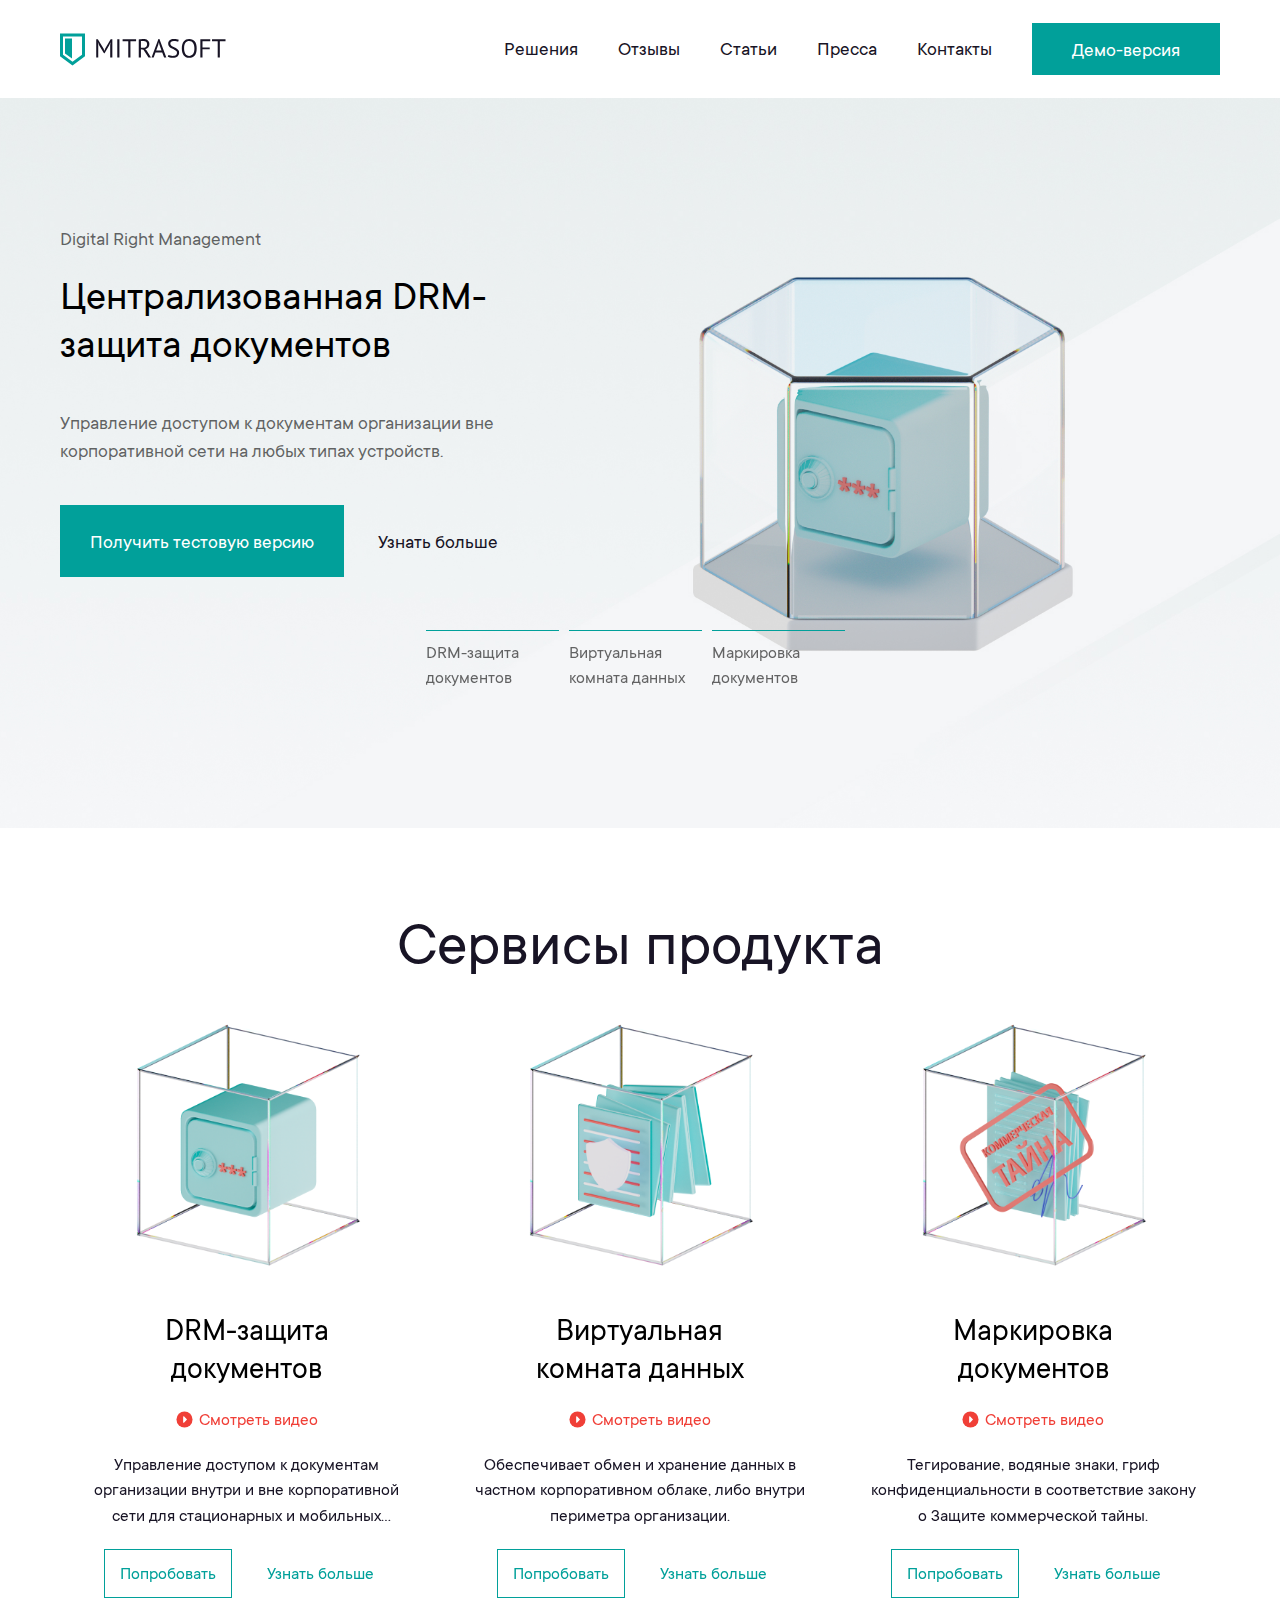
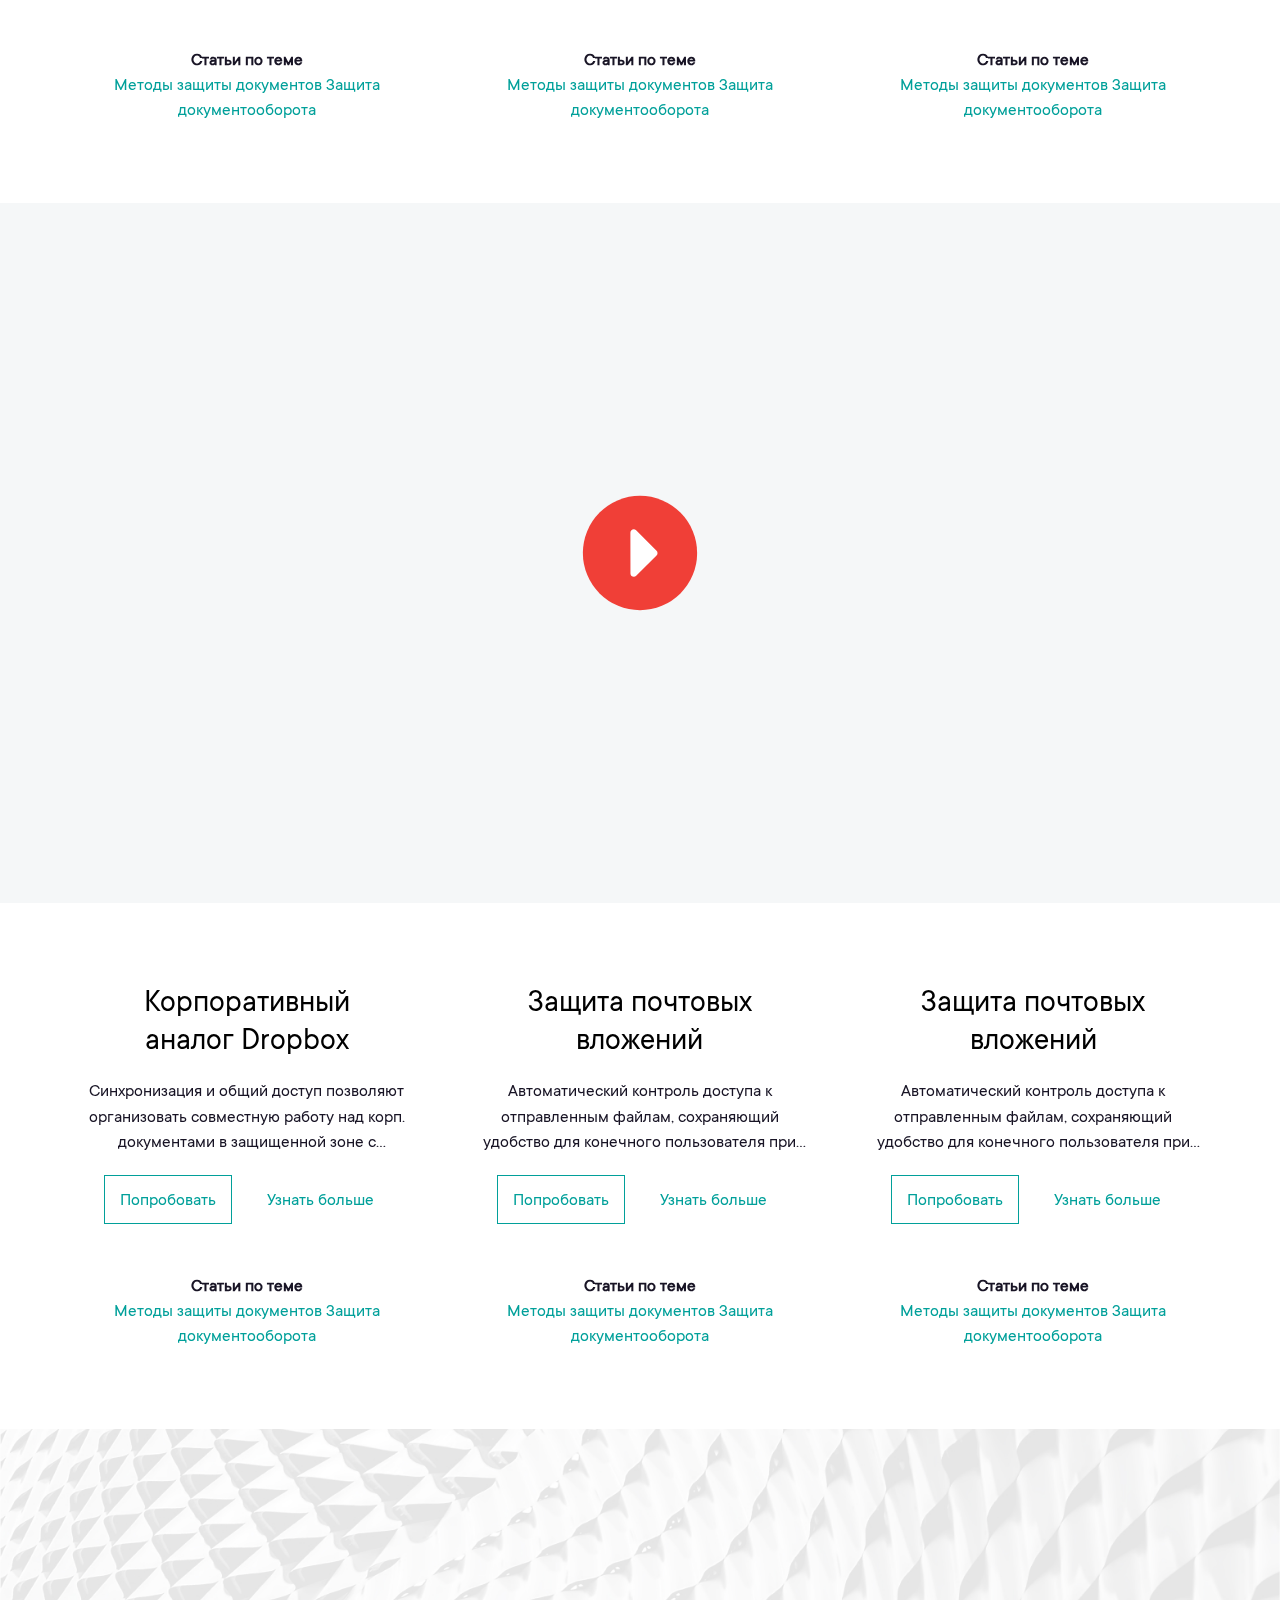
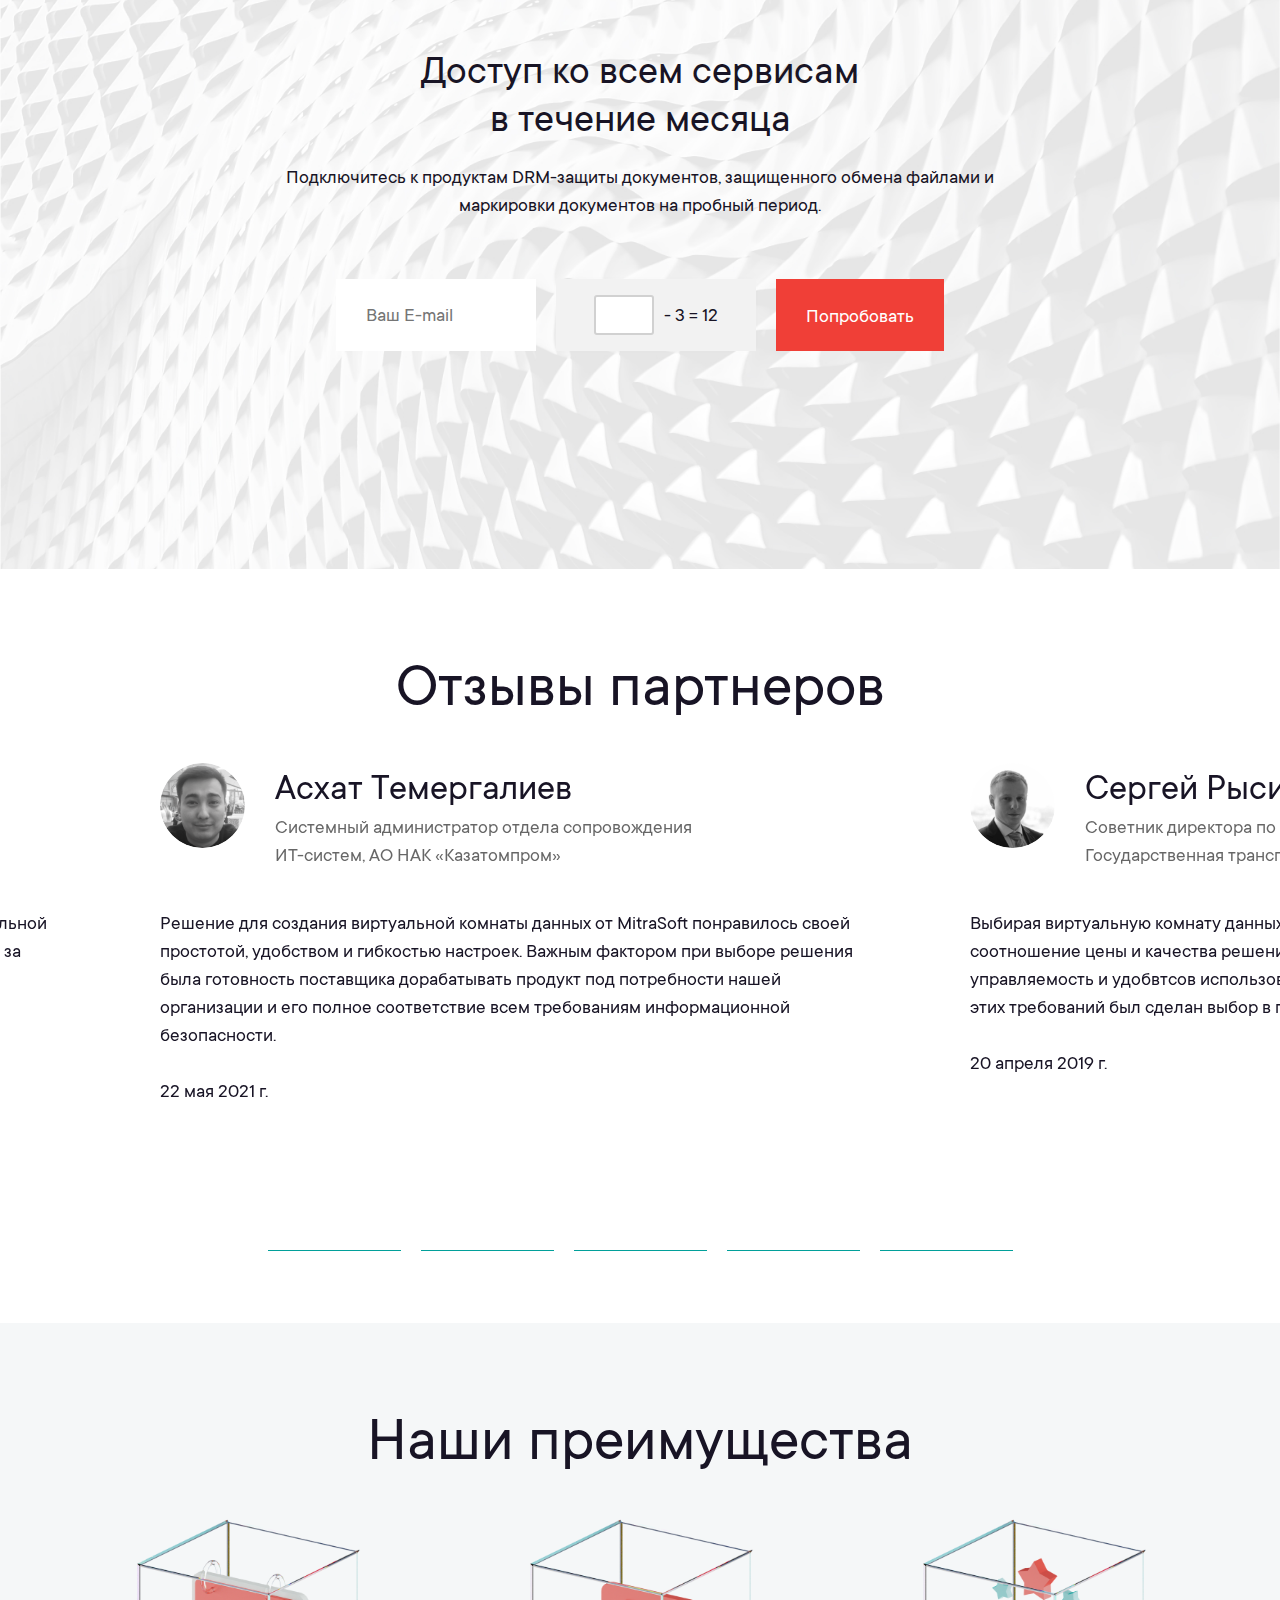
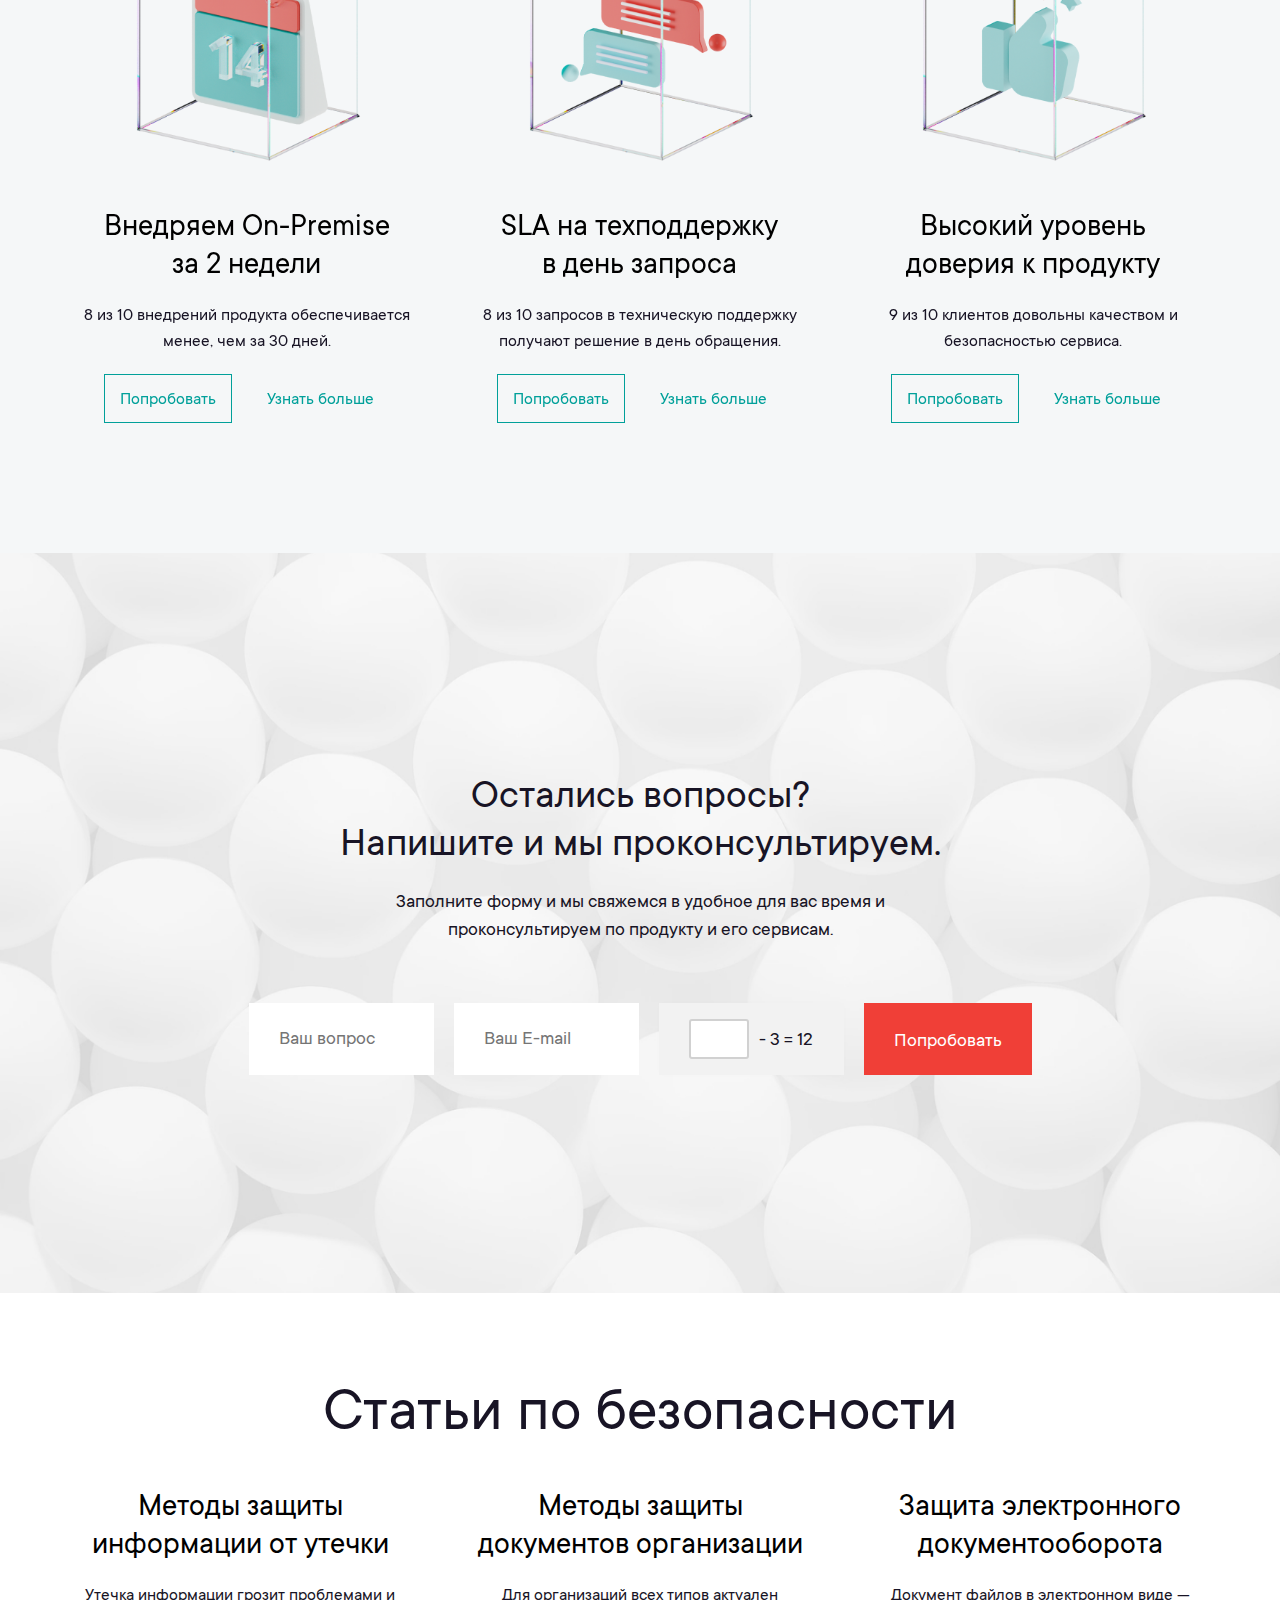
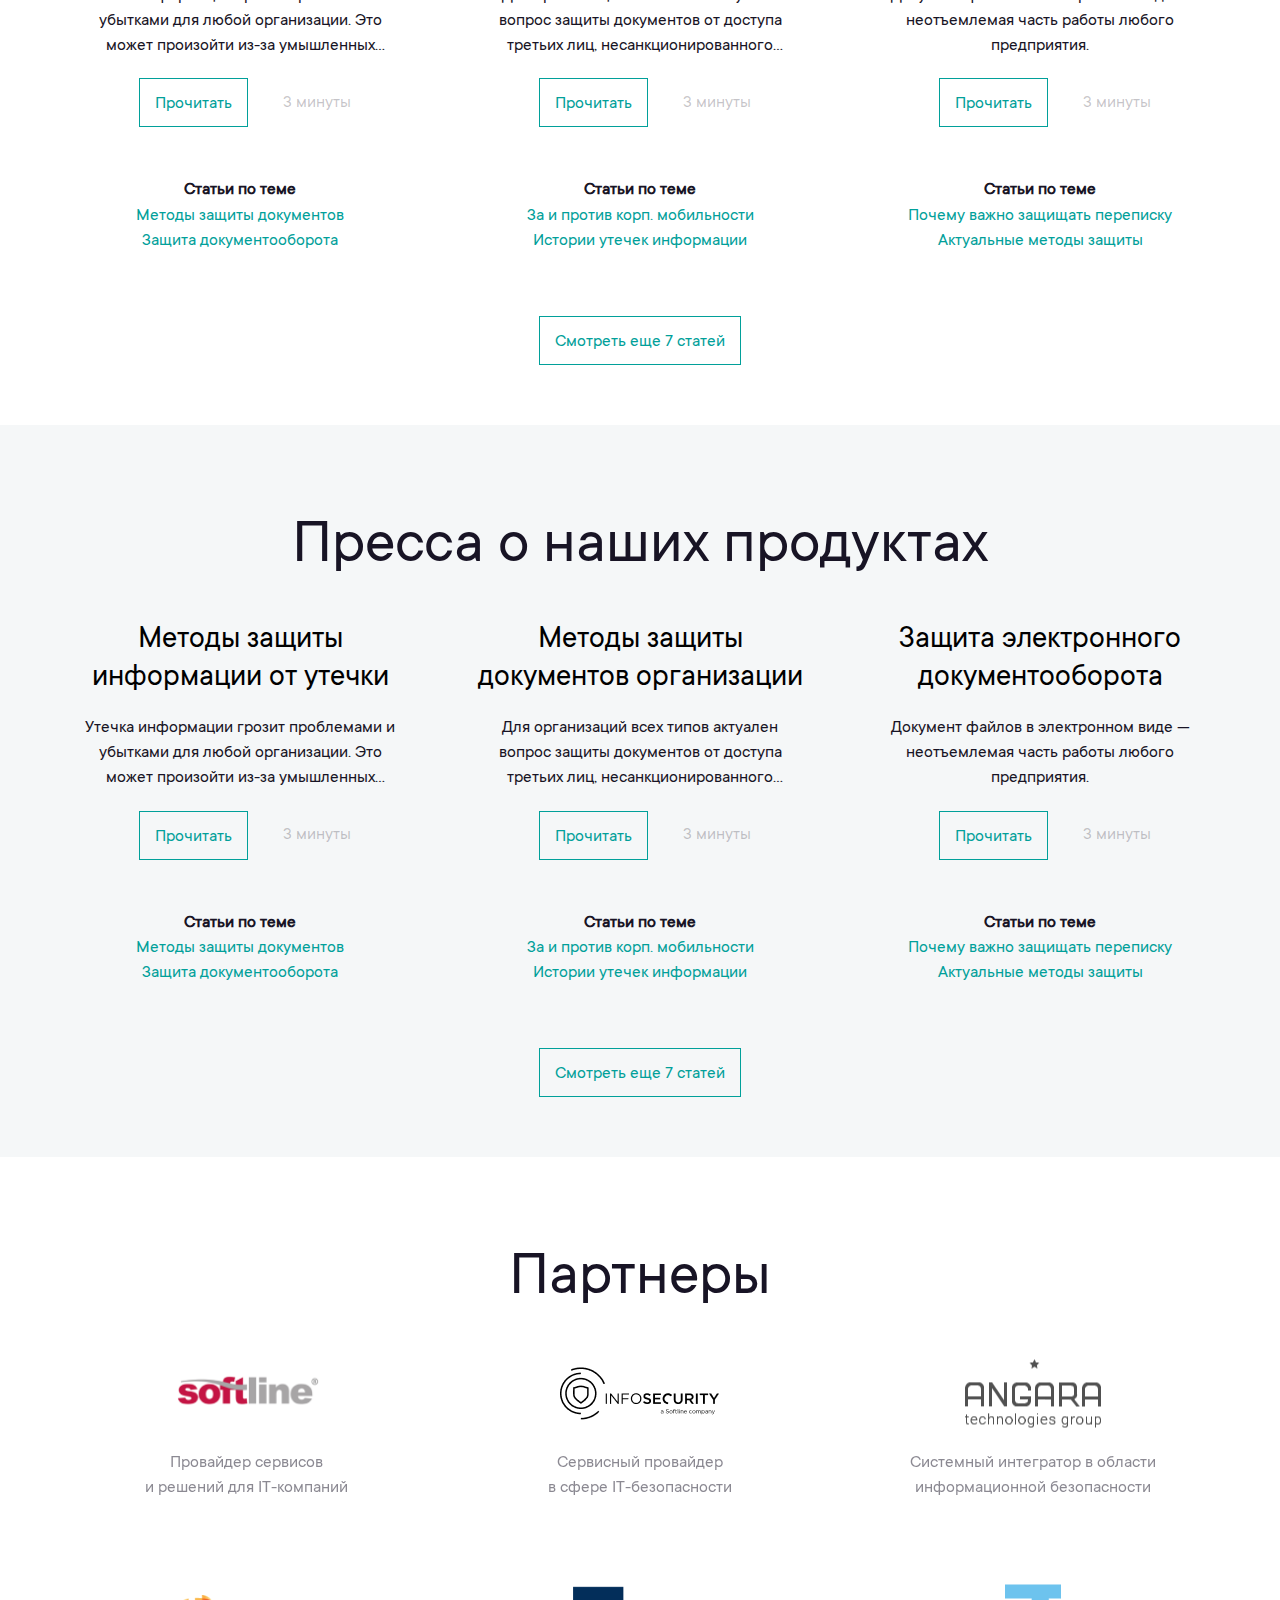
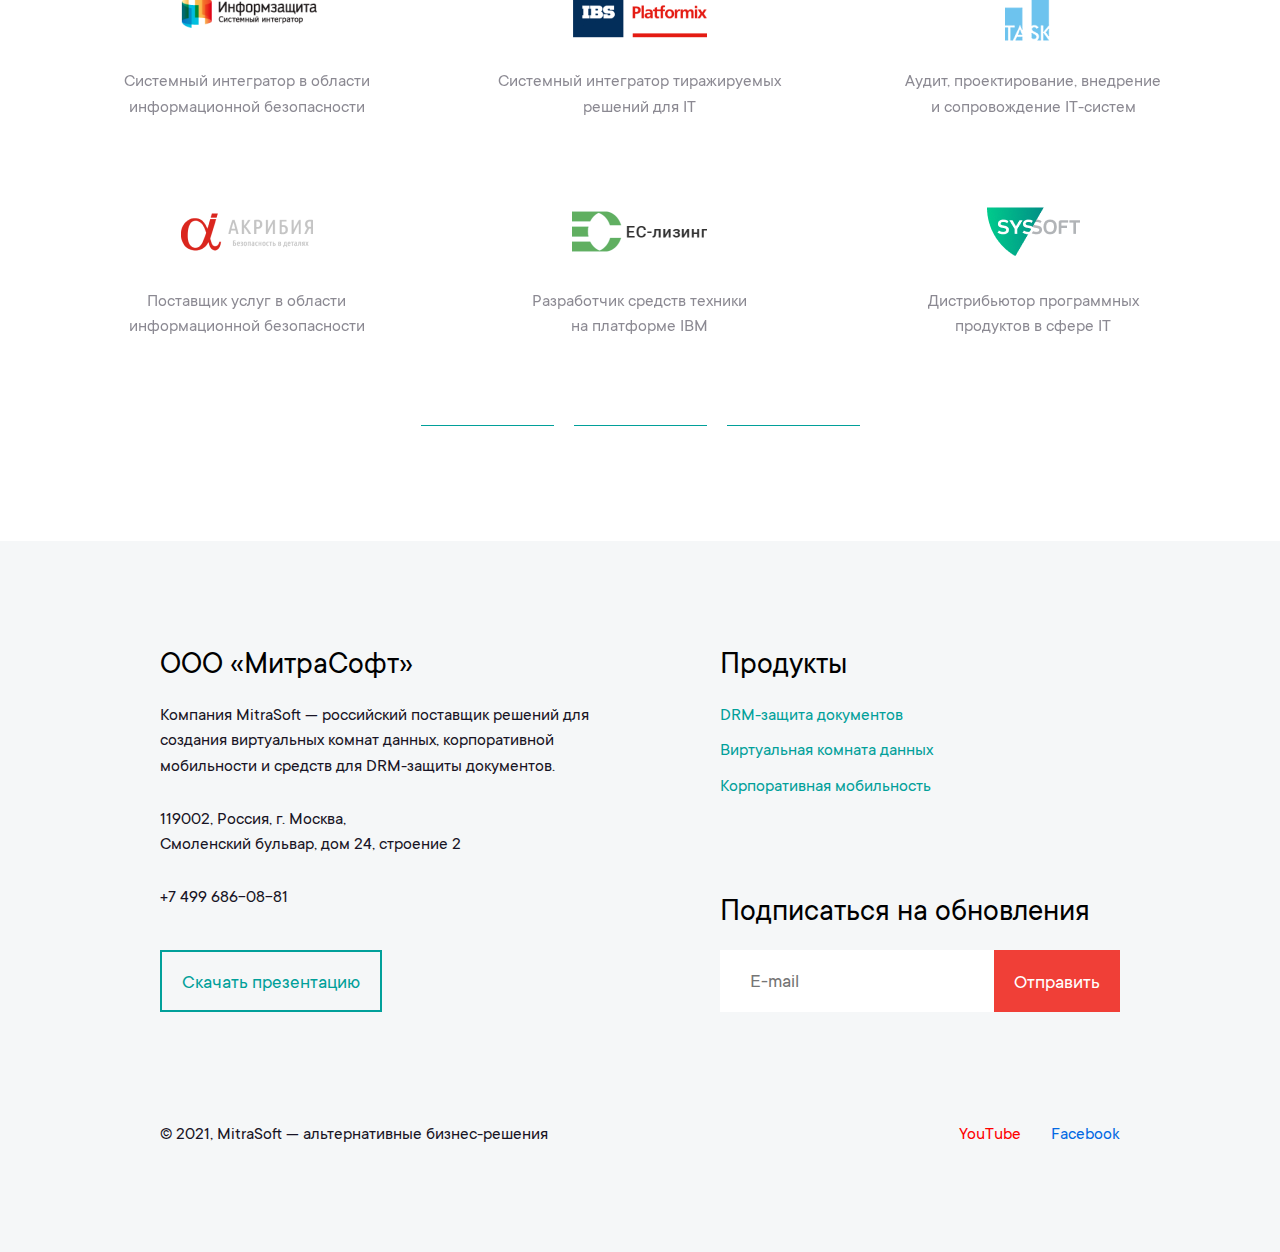
<file: index.html>
<!DOCTYPE HTML>
<html lang="ru">

<head>
    <meta charset="utf-8">
    <meta name="viewport" content="width=device-width, initial-scale=1">
    <title>MITRASOFT</title>

	<!-- CSS -->
    <link rel="stylesheet" href="css/swiper-bundle.min.css" media="all">
    <link rel="stylesheet" href="css/all.css" media="all">
</head>

<body>
    <div class="wrapper">
        <header class="header">
            <div class="container">
                <span class="logo">
                    <img src="images/logo.svg" alt="">
                </span>
                <a href="#" class="nav-opener"><span></span></a>
                <div class="nav-wrap">
                    <nav class="nav">
                        <ul>
                            <li><a href="article-card.html">Решения</a></li>
                            <li><a href="#">Отзывы</a></li>
                            <li><a href="#">Статьи</a></li>
                            <li><a href="#">Пресса</a></li>
                            <li><a href="#">Контакты</a></li>
                        </ul>
                    </nav>
                    <a href="#" class="btn">Демо-версия</a>
                </div>
            </div>
        </header>
        <div class="intro-box">
            <div class="swiper-container intro-slider">
                <div class="swiper-wrapper">
                    <div class="swiper-slide">
                        <div class="image">
                            <img src="images/safe.jpg" alt="">
                        </div>
                        <div class="container">
                            <div class="text-box">
                                <span class="sub-title">Digital Right Management</span>
                                <h2>Централизованная
                                    DRM-защита документов</h2>
                                <p>Управление доступом к документам организации вне корпоративной сети на любых типах устройств.</p>
                                <div class="btns-group">
                                    <a href="#" class="btn btn-large">Получить тестовую версию</a>
                                    <a href="#" class="btn btn-large btn-transparent">Узнать больше</a>
                                </div>
                            </div>
                        </div>
                    </div>
                    <div class="swiper-slide">
                        <div class="image">
                            <img src="images/documents.jpg" alt="">
                        </div>
                        <div class="container">
                            <div class="text-box">
                                <span class="sub-title">Virtual Data Room</span>
                                <h2>Виртуальная комната данных</h2>
                                <p>Обеспечивает обмен и хранение данных в частном корпоративном облаке, либо внутри периметра организации.</p>
                                <div class="btns-group">
                                    <a href="#" class="btn btn-large">Получить тестовую версию</a>
                                    <a href="#" class="btn btn-large btn-transparent">Узнать больше</a>
                                </div>
                            </div>
                        </div>
                    </div>
                    <div class="swiper-slide">
                        <div class="image">
                            <img src="images/top-secret.jpg" alt="">
                        </div>
                        <div class="container">
                            <div class="text-box">
                                <span class="sub-title">Document Marking</span>
                                <h2>Маркировка документов организации</h2>
                                <p>Тегирование, водяные знаки, гриф конфиденциальности в соответствие закону о Защите коммерческой тайны.</p>
                                <div class="btns-group">
                                    <a href="#" class="btn btn-large">Получить тестовую версию</a>
                                    <a href="#" class="btn btn-large btn-transparent">Узнать больше</a>
                                </div>
                            </div>
                        </div>
                    </div>
                </div>
                <div class="pagination-wrap">
                    <div class="container">
                        <div class="swiper-pagination"></div>
                    </div>
                </div>

            </div>
        </div>
        <section class="content-section">
            <div class="container">
                <div class="section-header">
                    <h2>Сервисы продукта</h2>
                </div>
                <div class="swiper-container products-list-slider">
                    <div class="swiper-wrapper">
                        <div class="swiper-slide">
                            <div class="product-item">
                                <div class="product-item__image">
                                    <img src="images/small/safe.png" alt="" width="380" height="250">
                                </div>
                                <div class="product-item__text-box">
                                    <h3>DRM-защита<br>документов</h3>
                                    <a href="#" class="video-link">
                                    <span class="icon">
                                        <img src="images/icon-play.svg" alt="">
                                    </span>
                                        <span class="text">Смотреть видео</span>
                                    </a>
                                    <p>Управление доступом к документам организации внутри и вне корпоративной сети для стационарных и мобильных устройств.</p>
                                    <div class="product-item__btns-group">
                                        <a href="#" class="btn btn-outline btn-small">Попробовать</a>
                                        <a href="#" class="btn btn-small btn-transparent btn-text-primary">Узнать больше</a>
                                    </div>
                                </div>
                                <div class="other-articles">
                                    <span class="other-articles__title">Статьи по теме</span> <a href="#"
                                    class="other-articles__link">Методы защиты документов Защита документооборота</a>
                                </div>
                            </div>
                        </div>
                        <div class="swiper-slide">
                            <div class="product-item">
                                <div class="product-item__image">
                                    <img src="images/small/doc.png" alt="" width="380" height="250">
                                </div>
                                <div class="product-item__text-box">
                                    <h3>Виртуальная<br>комната данных</h3>
                                    <a href="#" class="video-link">
                                    <span class="icon">
                                        <img src="images/icon-play.svg" alt="">
                                    </span>
                                        <span class="text">Смотреть видео</span>
                                    </a>
                                    <p>Обеспечивает обмен и хранение данных в частном корпоративном облаке, либо внутри периметра организации.</p>
                                    <div class="product-item__btns-group">
                                        <a href="#" class="btn btn-outline btn-small">Попробовать</a>
                                        <a href="#" class="btn btn-small btn-transparent btn-text-primary">Узнать больше</a>
                                    </div>
                                </div>
                                <div class="other-articles">
                                    <span class="other-articles__title">Статьи по теме</span> <a href="#"
                                    class="other-articles__link">Методы защиты документов Защита документооборота</a>
                                </div>
                            </div>
                        </div>
                        <div class="swiper-slide">
                            <div class="product-item">
                                <div class="product-item__image">
                                    <img src="images/small/topsecret.png" alt="" width="380" height="250">
                                </div>
                                <div class="product-item__text-box">
                                    <h3>Маркировка<br>документов</h3>
                                    <a href="#" class="video-link">
                                    <span class="icon">
                                        <img src="images/icon-play.svg" alt="">
                                    </span>
                                        <span class="text">Смотреть видео</span>
                                    </a>
                                    <p>Тегирование, водяные знаки, гриф конфиденциальности в соответствие закону
                                        о Защите коммерческой тайны.</p>
                                    <div class="product-item__btns-group">
                                        <a href="#" class="btn btn-outline btn-small">Попробовать</a>
                                        <a href="#" class="btn btn-small btn-transparent btn-text-primary">Узнать больше</a>
                                    </div>
                                </div>
                                <div class="other-articles">
                                    <span class="other-articles__title">Статьи по теме</span> <a href="#"
                                    class="other-articles__link">Методы защиты документов Защита документооборота</a>
                                </div>
                            </div>
                        </div>
                    </div>
                    <div class="pagination-wrap">
                        <div class="swiper-products-pagination"></div>
                    </div>
                </div>
            </div>
        </section>
        <section class="video-section">
            <a href="#" class="btn-video-play"></a>
        </section>
        <section class="content-section">
            <div class="container">
                <div class="swiper-container products-list-slider2">
                    <div class="swiper-wrapper">
                        <div class="swiper-slide">
                            <div class="product-item">
                                <div class="product-item__text-box">
                                    <h3>Корпоративный<br>аналог Dropbox</h3>
                                    <p>Синхронизация и общий доступ позволяют организовать совместную работу над корп. документами в защищенной зоне с интеграцией Active Directory & LDAP</p>
                                    <div class="product-item__btns-group">
                                        <a href="#" class="btn btn-outline btn-small">Попробовать</a>
                                        <a href="#" class="btn btn-small btn-transparent btn-text-primary">Узнать больше</a>
                                    </div>
                                </div>
                                <div class="other-articles">
                                    <span class="other-articles__title">Статьи по теме</span> <a href="#"
                                    class="other-articles__link">Методы защиты документов Защита документооборота</a>
                                </div>
                            </div>
                        </div>
                        <div class="swiper-slide">
                            <div class="product-item">
                                <div class="product-item__text-box">
                                    <h3>Защита почтовых<br>вложений</h3>
                                    <p>Автоматический контроль доступа к отправленным файлам, сохраняющий удобство для конечного пользователя при взаимодействии с вложением.</p>
                                    <div class="product-item__btns-group">
                                        <a href="#" class="btn btn-outline btn-small">Попробовать</a>
                                        <a href="#" class="btn btn-small btn-transparent btn-text-primary">Узнать больше</a>
                                    </div>
                                </div>
                                <div class="other-articles">
                                    <span class="other-articles__title">Статьи по теме</span> <a href="#"
                                    class="other-articles__link">Методы защиты документов Защита документооборота</a>
                                </div>
                            </div>
                        </div>
                        <div class="swiper-slide">
                            <div class="product-item">
                                <div class="product-item__text-box">
                                    <h3>Защита почтовых<br>вложений</h3>
                                    <p>Автоматический контроль доступа к отправленным файлам, сохраняющий удобство для конечного пользователя при взаимодействии с вложением.</p>
                                    <div class="product-item__btns-group">
                                        <a href="#" class="btn btn-outline btn-small">Попробовать</a>
                                        <a href="#" class="btn btn-small btn-transparent btn-text-primary">Узнать больше</a>
                                    </div>
                                </div>
                                <div class="other-articles">
                                    <span class="other-articles__title">Статьи по теме</span> <a href="#"
                                    class="other-articles__link">Методы защиты документов Защита документооборота</a>
                                </div>
                            </div>
                        </div>
                    </div>
                    <div class="pagination-wrap">
                        <div class="swiper-products-pagination"></div>
                    </div>
                </div>
            </div>
        </section>
        <section class="form-section">
            <div class="form-section__bg">
                <img src="images/bg-section.jpg" alt="">
            </div>
            <div class="container">
                <h2>Доступ ко всем сервисам<br>
                    в течение месяца</h2>
                <p>Подключитесь к продуктам DRM-защиты документов, защищенного обмена файлами и маркировки документов на пробный период.</p>
                <div class="contact-form">
                    <form action="#">
                        <div class="contact-form__row">
                            <div class="contact-form__col">
                                <input type="text" class="text-field" placeholder="Ваш E-mail">
                            </div>
                            <div class="contact-form__col">
                                <div class="capcha-box">
                                    <div class="capcha-box__row">
                                        <input type="text" type="text" class="capcha-box__input">
                                        <span class="capcha-box__equation">- 3 = 12</span>
                                    </div>
                                </div>
                            </div>
                            <button class="submit btn btn-red btn-large">Попробовать</button>
                        </div>
                    </form>
                </div>
            </div>
        </section>
        <section class="content-section">
            <div class="container">
                <div class="section-header">
                    <h2>Отзывы партнеров</h2>
                </div>
                <div class="swiper-container reviews-slider">
                    <div class="swiper-wrapper">
                        <div class="swiper-slide">
                            <div class="reviews-slider__user">
                                <div class="reviews-slider__user-photo">
                                    <img src="images/temergaliev.png" alt="photo">
                                </div>
                                <div class="reviews-slider__user-info">
                                    <span class="name">Асхат Темергалиев</span>
                                    <p>Системный администратор отдела сопровождения<br>
                                        ИТ-систем, АО НАК «Казатомпром»</p>
                                </div>
                            </div>
                            <div class="reviews-slider__review">
                                <p>Решение для создания виртуальной комнаты данных от MitraSoft понравилось своей простотой, удобством и гибкостью настроек. Важным фактором при выборе решения была готовность поставщика дорабатывать продукт под потребности нашей организации и его полное соответствие всем требованиям информационной безопасности.
                                <p><br>
                                22 мая 2021 г.</p>
                            </div>
                        </div>
                        <div class="swiper-slide">
                            <div class="reviews-slider__user">
                                <div class="reviews-slider__user-photo">
                                    <img src="images/risyn.png" alt="photo">
                                </div>
                                <div class="reviews-slider__user-info">
                                    <span class="name">Сергей Рысин</span>
                                    <p>Советник директора по безопасности<br>
                                        Государственная транспортная лизинговая компания (ГТЛК)</p>
                                </div>
                            </div>
                            <div class="reviews-slider__review">
                                <p>Выбирая виртуальную комнату данных, мы обратили особое внимание не только на соотношение цены и качества решения, но и на простоту администрирования, управляемость и удобвтсов использования для конечных пользователей. Исходя из этих требований был сделан выбор в пользу решения от MitraSoft.
                                <p><br>
                                20 апреля 2019 г.</p>
                            </div>
                        </div>
                        <div class="swiper-slide">
                            <div class="reviews-slider__user">
                                <div class="reviews-slider__user-photo">
                                    <img src="images/minin.png" alt="photo">
                                </div>
                                <div class="reviews-slider__user-info">
                                    <span class="name">Иван Минин</span>
                                    <p>Советник директора по безопасности<br>
                                        Государственная транспортная лизинговая компания (ГТЛК)</p>
                                </div>
                            </div>
                            <div class="reviews-slider__review">
                                <p>Благодарен компании MitraSoft за оказанное содействие при внедрении виртуальной комнаты данных. Буду рекомендовать вас и ваш софт в дальнейшем. Благодарю за содействие.
                                <p><br>
                                20 мая 2020 г.</p>
                            </div>
                        </div>
                        <div class="swiper-slide">
                            <div class="reviews-slider__user">
                                <div class="reviews-slider__user-photo">
                                    <img src="images/risyn.png" alt="photo">
                                </div>
                                <div class="reviews-slider__user-info">
                                    <span class="name">Сергей Рысин</span>
                                    <p>Советник директора по безопасности<br>
                                        Государственная транспортная лизинговая компания (ГТЛК)</p>
                                </div>
                            </div>
                            <div class="reviews-slider__review">
                                <p>Выбирая виртуальную комнату данных, мы обратили особое внимание не только на соотношение цены и качества решения, но и на простоту администрирования, управляемость и удобвтсов использования для конечных пользователей. Исходя из этих требований был сделан выбор в пользу решения от MitraSoft.
                                <p><br>
                                20 апреля 2019 г.</p>
                            </div>
                        </div>
                        <div class="swiper-slide">
                            <div class="reviews-slider__user">
                                <div class="reviews-slider__user-photo">
                                    <img src="images/minin.png" alt="photo">
                                </div>
                                <div class="reviews-slider__user-info">
                                    <span class="name">Иван Минин</span>
                                    <p>Советник директора по безопасности<br>
                                        Государственная транспортная лизинговая компания (ГТЛК)</p>
                                </div>
                            </div>
                            <div class="reviews-slider__review">
                                <p>Благодарен компании MitraSoft за оказанное содействие при внедрении виртуальной комнаты данных. Буду рекомендовать вас и ваш софт в дальнейшем. Благодарю за содействие.
                                <p><br>
                                20 мая 2020 г.</p>
                            </div>
                        </div>
                    </div>
                    <div class="pagination-wrap">
                        <div class="swiper-review-pagination"></div>
                    </div>

                </div>
            </div>
        </section>
        <section class="content-section content-section_grey">
            <div class="container">
                <div class="section-header">
                    <h2>Наши преимущества</h2>
                </div>
                <div class="swiper-container products-list-slider3">
                    <div class="swiper-wrapper">
                        <div class="swiper-slide">
                            <div class="product-item">
                                <div class="product-item__image">
                                    <img src="images/small/calendar.png" alt="" width="380" height="250">
                                </div>
                                <div class="product-item__text-box">
                                    <h3>Внедряем On-Premise<br>
                                        за 2 недели</h3>
                                    <p>8 из 10 внедрений продукта обеспечивается менее, чем за 30 дней.</p>
                                    <div class="product-item__btns-group">
                                        <a href="#" class="btn btn-outline btn-small">Попробовать</a>
                                        <a href="#" class="btn btn-small btn-transparent btn-text-primary">Узнать больше</a>
                                    </div>
                                </div>
                            </div>
                        </div>
                        <div class="swiper-slide">
                            <div class="product-item">
                                <div class="product-item__image">
                                    <img src="images/small/chat.png" alt="" width="380" height="250">
                                </div>
                                <div class="product-item__text-box">
                                    <h3>SLA на техподдержку<br>
                                        в день запроса</h3>
                                    <p>8 из 10 запросов в техническую поддержку получают решение в день обращения.</p>
                                    <div class="product-item__btns-group">
                                        <a href="#" class="btn btn-outline btn-small">Попробовать</a>
                                        <a href="#" class="btn btn-small btn-transparent btn-text-primary">Узнать больше</a>
                                    </div>
                                </div>
                            </div>
                        </div>
                        <div class="swiper-slide">
                            <div class="product-item">
                                <div class="product-item__image">
                                    <img src="images/small/super.png" alt="" width="380" height="250">
                                </div>
                                <div class="product-item__text-box">
                                    <h3>Высокий уровень<br>
                                        доверия к продукту</h3>
                                    <p>9 из 10 клиентов довольны качеством и безопасностью сервиса.</p>
                                    <div class="product-item__btns-group">
                                        <a href="#" class="btn btn-outline btn-small">Попробовать</a>
                                        <a href="#" class="btn btn-small btn-transparent btn-text-primary">Узнать больше</a>
                                    </div>
                                </div>
                            </div>
                        </div>
                    </div>
                    <div class="pagination-wrap">
                        <div class="swiper-products-pagination"></div>
                    </div>
                </div>
            </div>
        </section>
        <section class="form-section">
            <div class="form-section__bg">
                <img src="images/bg-section02.jpg" alt="">
            </div>
            <div class="container">
                <h2>Остались вопросы?<br>
                    Напишите и мы проконсультируем.</h2>
                <p>Заполните форму и мы свяжемся в удобное для вас время и<br>проконсультируем по продукту и его
                    сервисам.</p>
                <div class="contact-form">
                    <form action="#">
                        <div class="contact-form__row">
                            <div class="contact-form__col small">
                                <input type="text" class="text-field" placeholder="Ваш вопрос">
                            </div>
                            <div class="contact-form__col small">
                                <input type="text" class="text-field" placeholder="Ваш E-mail">
                            </div>
                            <div class="contact-form__col small">
                                <div class="capcha-box">
                                    <div class="capcha-box__row">
                                        <input type="text" type="text" class="capcha-box__input">
                                        <span class="capcha-box__equation">- 3 = 12</span>
                                    </div>
                                </div>
                            </div>
                            <button class="submit btn btn-red btn-large">Попробовать</button>
                        </div>
                    </form>
                </div>
            </div>
        </section>
        <section class="content-section">
            <div class="container">
                <div class="section-header">
                    <h2>Статьи по безопасности</h2>
                </div>
                <div class="products-list">
                    <div class="products-list__col">
                        <div class="product-item product-item_type">
                            <div class="product-item__text-box">
                                <h3>Методы защиты
                                    информации от утечки</h3>
                                <p>Утечка информации грозит проблемами и убытками для любой организации. Это может произойти из-за умышленных действий ...</p>
                                <div class="product-item__btns-group">
                                    <a href="#" class="btn btn-outline btn-small">Прочитать</a>
                                    <span class="read-time">3 минуты</span>
                                </div>
                            </div>
                            <div class="other-articles">
                                <span class="other-articles__title">Статьи по теме</span> <a href="#"
                                class="other-articles__link">Методы защиты документов<br>Защита документооборота</a>
                            </div>
                        </div>
                    </div>
                    <div class="products-list__col hidden-on-mobile">
                        <div class="product-item product-item_type">
                            <div class="product-item__text-box">
                                <h3>Методы защиты
                                    документов организации</h3>
                                <p>Для организаций всех типов актуален вопрос защиты документов от доступа третьих лиц, несанкционированного копироания и кражи ...</p>
                                <div class="product-item__btns-group">
                                    <a href="#" class="btn btn-outline btn-small">Прочитать</a>
                                    <span class="read-time">3 минуты</span>
                                </div>
                            </div>
                            <div class="other-articles">
                                <span class="other-articles__title">Статьи по теме</span> <a href="#"
                                class="other-articles__link">За и против корп. мобильности<br>
                                Истории утечек информации</a>
                            </div>
                        </div>
                    </div>
                    <div class="products-list__col hidden-on-tablet">
                        <div class="product-item product-item_type">
                            <div class="product-item__text-box">
                                <h3>Защита электронного
                                    документооборота</h3>
                                <p>Документ файлов в электронном виде — неотъемлемая часть работы любого предприятия.</p>
                                <div class="product-item__btns-group">
                                    <a href="#" class="btn btn-outline btn-small">Прочитать</a>
                                    <span class="read-time">3 минуты</span>
                                </div>
                            </div>
                            <div class="other-articles">
                                <span class="other-articles__title">Статьи по теме</span> <a href="#"
                                class="other-articles__link">Почему важно защищать переписку<br>
                                Актуальные методы защиты</a>
                            </div>
                        </div>
                    </div>
                </div>
                <div class="more-holder">
                    <a href="#" class="btn btn-outline btn-small">Смотреть еще 7 статей</a>
                </div>
            </div>
        </section>
        <section class="content-section content-section_grey">
            <div class="container">
                <div class="section-header">
                    <h2>Пресса о наших продуктах</h2>
                </div>
                <div class="products-list">
                    <div class="products-list__col">
                        <div class="product-item product-item_type">
                            <div class="product-item__text-box">
                                <h3>Методы защиты
                                    информации от утечки</h3>
                                <p>Утечка информации грозит проблемами и убытками для любой организации. Это может произойти из-за умышленных действий ...</p>
                                <div class="product-item__btns-group">
                                    <a href="#" class="btn btn-outline btn-small">Прочитать</a>
                                    <span class="read-time">3 минуты</span>
                                </div>
                            </div>
                            <div class="other-articles">
                                <span class="other-articles__title">Статьи по теме</span> <a href="#"
                                class="other-articles__link">Методы защиты документов<br>Защита документооборота</a>
                            </div>
                        </div>
                    </div>
                    <div class="products-list__col hidden-on-mobile">
                        <div class="product-item product-item_type">
                            <div class="product-item__text-box">
                                <h3>Методы защиты
                                    документов организации</h3>
                                <p>Для организаций всех типов актуален вопрос защиты документов от доступа третьих лиц, несанкционированного копироания и кражи ...</p>
                                <div class="product-item__btns-group">
                                    <a href="#" class="btn btn-outline btn-small">Прочитать</a>
                                    <span class="read-time">3 минуты</span>
                                </div>
                            </div>
                            <div class="other-articles">
                                <span class="other-articles__title">Статьи по теме</span> <a href="#"
                                class="other-articles__link">За и против корп. мобильности<br>
                                Истории утечек информации</a>
                            </div>
                        </div>
                    </div>
                    <div class="products-list__col hidden-on-tablet">
                        <div class="product-item product-item_type">
                            <div class="product-item__text-box">
                                <h3>Защита электронного
                                    документооборота</h3>
                                <p>Документ файлов в электронном виде — неотъемлемая часть работы любого предприятия.</p>
                                <div class="product-item__btns-group">
                                    <a href="#" class="btn btn-outline btn-small">Прочитать</a>
                                    <span class="read-time">3 минуты</span>
                                </div>
                            </div>
                            <div class="other-articles">
                                <span class="other-articles__title">Статьи по теме</span> <a href="#"
                                class="other-articles__link">Почему важно защищать переписку<br>
                                Актуальные методы защиты</a>
                            </div>
                        </div>
                    </div>
                </div>
                <div class="more-holder">
                    <a href="#" class="btn btn-outline btn-small">Смотреть еще 7 статей</a>
                </div>
            </div>
        </section>
        <section class="content-section">
            <div class="container">
                <div class="section-header">
                    <h2>Партнеры</h2>
                </div>
                <div class="swiper-container partners-slider">
                    <div class="swiper-wrapper">
                        <div class="swiper-slide">
                            <div class="partner-item">
                                <div class="logo">
                                    <img src="images/partners/partner01.png" alt="logo">
                                </div>
                                <span class="title">Провайдер сервисов<br>и решений для IT-компаний</span>
                            </div>
                            <div class="partner-item">
                                <div class="logo">
                                    <img src="images/partners/partner04.png" alt="logo">
                                </div>
                                <span class="title">Системный интегратор в области<br>информационной безопасности</span>
                            </div>
                            <div class="partner-item">
                                <div class="logo">
                                    <img src="images/partners/partner07.png" alt="logo">
                                </div>
                                <span class="title">Поставщик услуг в области<br>информационной безопасности</span>
                            </div>
                        </div>
                        <div class="swiper-slide">
                            <div class="partner-item">
                                <div class="logo">
                                    <img src="images/partners/partner02.png" alt="logo">
                                </div>
                                <span class="title">Сервисный провайдер<br>в сфере IT-безопасности</span>
                            </div>
                            <div class="partner-item">
                                <div class="logo">
                                    <img src="images/partners/partner05.png" alt="logo">
                                </div>
                                <span class="title">Системный интегратор тиражируемых<br>решений для IT</span>
                            </div>
                            <div class="partner-item">
                                <div class="logo">
                                    <img src="images/partners/partner08.png" alt="logo">
                                </div>
                                <span class="title">Разработчик средств техники<br>на платформе IBM</span>
                            </div>
                        </div>
                        <div class="swiper-slide">
                            <div class="partner-item">
                                <div class="logo">
                                    <img src="images/partners/partner03.png" alt="logo">
                                </div>
                                <span class="title">Системный интегратор в области<br>информационной безопасности</span>
                            </div>
                            <div class="partner-item">
                                <div class="logo">
                                    <img src="images/partners/partner06.png" alt="logo">
                                </div>
                                <span class="title">Аудит, проектирование, внедрение<br>и сопровождение IT-систем</span>
                            </div>
                            <div class="partner-item">
                                <div class="logo">
                                    <img src="images/partners/partner09.png" alt="logo">
                                </div>
                                <span class="title">Дистрибьютор программных<br>продуктов в сфере IT</span>
                            </div>
                        </div>
                        <div class="swiper-slide">
                            <div class="partner-item">
                                <div class="logo">
                                    <img src="images/partners/partner01.png" alt="logo">
                                </div>
                                <span class="title">Провайдер сервисов<br>и решений для IT-компаний</span>
                            </div>
                            <div class="partner-item">
                                <div class="logo">
                                    <img src="images/partners/partner04.png" alt="logo">
                                </div>
                                <span class="title">Системный интегратор в области<br>информационной безопасности</span>
                            </div>
                            <div class="partner-item">
                                <div class="logo">
                                    <img src="images/partners/partner07.png" alt="logo">
                                </div>
                                <span class="title">Поставщик услуг в области<br>информационной безопасности</span>
                            </div>
                        </div>
                        <div class="swiper-slide">
                            <div class="partner-item">
                                <div class="logo">
                                    <img src="images/partners/partner02.png" alt="logo">
                                </div>
                                <span class="title">Сервисный провайдер<br>в сфере IT-безопасности</span>
                            </div>
                            <div class="partner-item">
                                <div class="logo">
                                    <img src="images/partners/partner05.png" alt="logo">
                                </div>
                                <span class="title">Системный интегратор тиражируемых<br>решений для IT</span>
                            </div>
                            <div class="partner-item">
                                <div class="logo">
                                    <img src="images/partners/partner08.png" alt="logo">
                                </div>
                                <span class="title">Разработчик средств техники<br>на платформе IBM</span>
                            </div>
                        </div>
                        <div class="swiper-slide">
                            <div class="partner-item">
                                <div class="logo">
                                    <img src="images/partners/partner03.png" alt="logo">
                                </div>
                                <span class="title">Системный интегратор в области<br>информационной безопасности</span>
                            </div>
                            <div class="partner-item">
                                <div class="logo">
                                    <img src="images/partners/partner06.png" alt="logo">
                                </div>
                                <span class="title">Аудит, проектирование, внедрение<br>и сопровождение IT-систем</span>
                            </div>
                            <div class="partner-item">
                                <div class="logo">
                                    <img src="images/partners/partner09.png" alt="logo">
                                </div>
                                <span class="title">Дистрибьютор программных<br>продуктов в сфере IT</span>
                            </div>
                        </div>
                        <div class="swiper-slide">
                            <div class="partner-item">
                                <div class="logo">
                                    <img src="images/partners/partner01.png" alt="logo">
                                </div>
                                <span class="title">Провайдер сервисов<br>и решений для IT-компаний</span>
                            </div>
                            <div class="partner-item">
                                <div class="logo">
                                    <img src="images/partners/partner04.png" alt="logo">
                                </div>
                                <span class="title">Системный интегратор в области<br>информационной безопасности</span>
                            </div>
                            <div class="partner-item">
                                <div class="logo">
                                    <img src="images/partners/partner07.png" alt="logo">
                                </div>
                                <span class="title">Поставщик услуг в области<br>информационной безопасности</span>
                            </div>
                        </div>
                        <div class="swiper-slide">
                            <div class="partner-item">
                                <div class="logo">
                                    <img src="images/partners/partner02.png" alt="logo">
                                </div>
                                <span class="title">Сервисный провайдер<br>в сфере IT-безопасности</span>
                            </div>
                            <div class="partner-item">
                                <div class="logo">
                                    <img src="images/partners/partner05.png" alt="logo">
                                </div>
                                <span class="title">Системный интегратор тиражируемых<br>решений для IT</span>
                            </div>
                            <div class="partner-item">
                                <div class="logo">
                                    <img src="images/partners/partner08.png" alt="logo">
                                </div>
                                <span class="title">Разработчик средств техники<br>на платформе IBM</span>
                            </div>
                        </div>
                        <div class="swiper-slide">
                            <div class="partner-item">
                                <div class="logo">
                                    <img src="images/partners/partner03.png" alt="logo">
                                </div>
                                <span class="title">Системный интегратор в области<br>информационной безопасности</span>
                            </div>
                            <div class="partner-item">
                                <div class="logo">
                                    <img src="images/partners/partner06.png" alt="logo">
                                </div>
                                <span class="title">Аудит, проектирование, внедрение<br>и сопровождение IT-систем</span>
                            </div>
                            <div class="partner-item">
                                <div class="logo">
                                    <img src="images/partners/partner09.png" alt="logo">
                                </div>
                                <span class="title">Дистрибьютор программных<br>продуктов в сфере IT</span>
                            </div>
                        </div>
                    </div>
                    <div class="pagination-wrap">
                        <div class="swiper-partners-pagination"></div>
                    </div>
                </div>
            </div>
        </section>
        <footer class="footer">
            <div class="container">
                <div class="footer__row">
                    <div class="footer__content">
                        <h3>ООО «МитраСофт»</h3>
                        <p>Компания MitraSoft — российский поставщик решений для создания виртуальных комнат данных, корпоративной мобильности и средств для DRM-защиты документов.</p>
                        <address><p>119002, Россия, г. Москва,<br>
                            Смоленский бульвар, дом 24, строение 2</p></address>
                        <p><a href="tel:+74996860881">+7 499 686-08-81</a></p>
                        <div class="btns-group">
                            <a href="#" class="btn btn-medium btn-outline">Скачать презентацию</a>
                        </div>
                    </div>
                    <div class="footer__sidebar">
                        <div class="footer__content-box">
                            <h3>Продукты</h3>
                            <ul class="products">
                                <li><a href="#">DRM-защита документов</a></li>
                                <li><a href="#">Виртуальная комната данных</a></li>
                                <li><a href="#">Корпоративная мобильность</a></li>
                            </ul>
                        </div>
                        <div class="footer__content-box">
                            <h3>Подписаться на обновления</h3>
                            <div class="contact-form">
                                <form action="#">
                                    <div class="contact-form__row">
                                        <input type="text" class="text-field flexible" placeholder="E-mail">
                                        <button class="submit btn btn-red btn-medium">Отправить</button>
                                    </div>
                                </form>
                            </div>
                        </div>
                    </div>
                </div>
                <div class="footer__copy-wrap">
                    <span class="copy">&copy; 2021, MitraSoft — альтернативные бизнес-решения</span>
                    <ul class="socials">
                        <li><a href="#" class="youtube">YouTube</a></li>
                        <li><a href="#" class="facebook">Facebook</a></li>
                    </ul>
                </div>
            </div>
        </footer>
    </div>

    <!-- JS -->
    <script src="js/jquery-3.4.1.min.js"></script>
    <script src="js/jquery.fancybox.min.js"></script>
    <script src="js/swiper-bundle.min.js"></script>
    <script src="js/parsley.min.js"></script>
    <script src="js/jquery.popups.js"></script>
    <script src="js/main.js"></script>
</body>
</html>
</file>
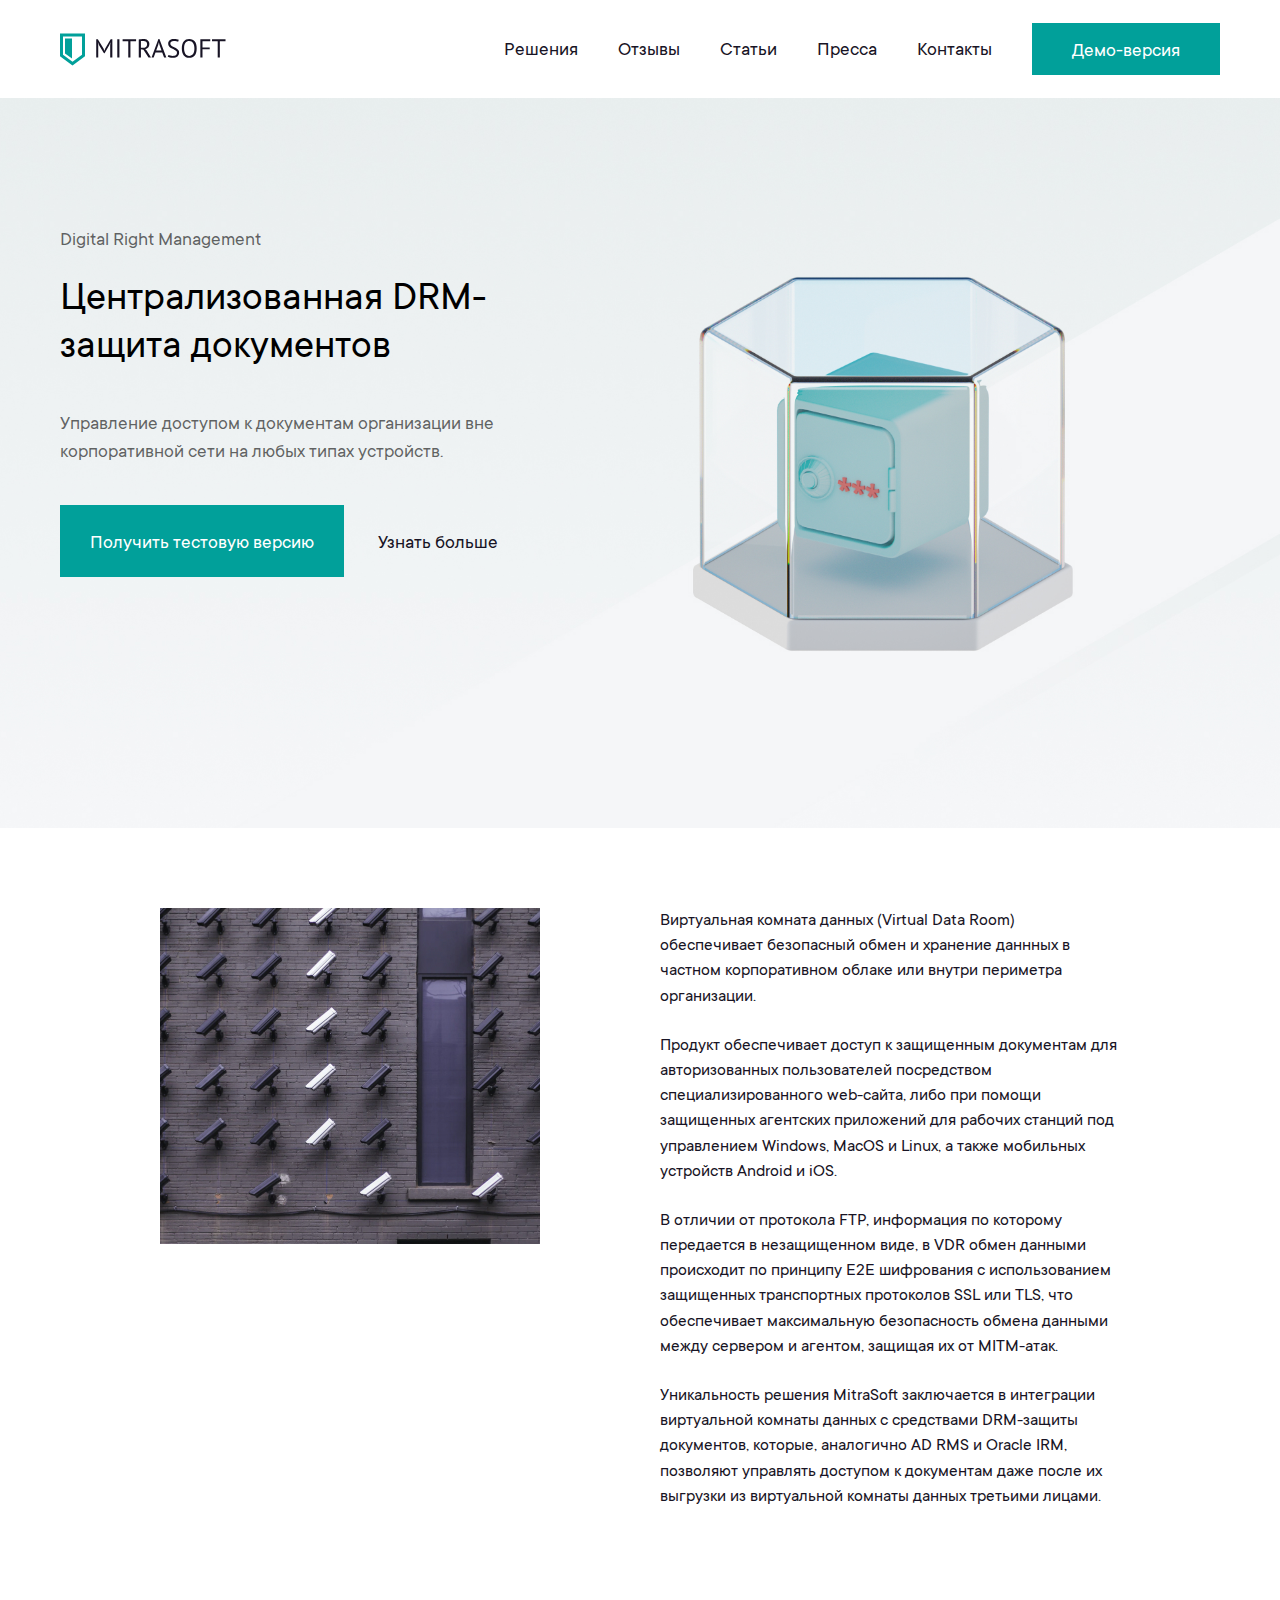
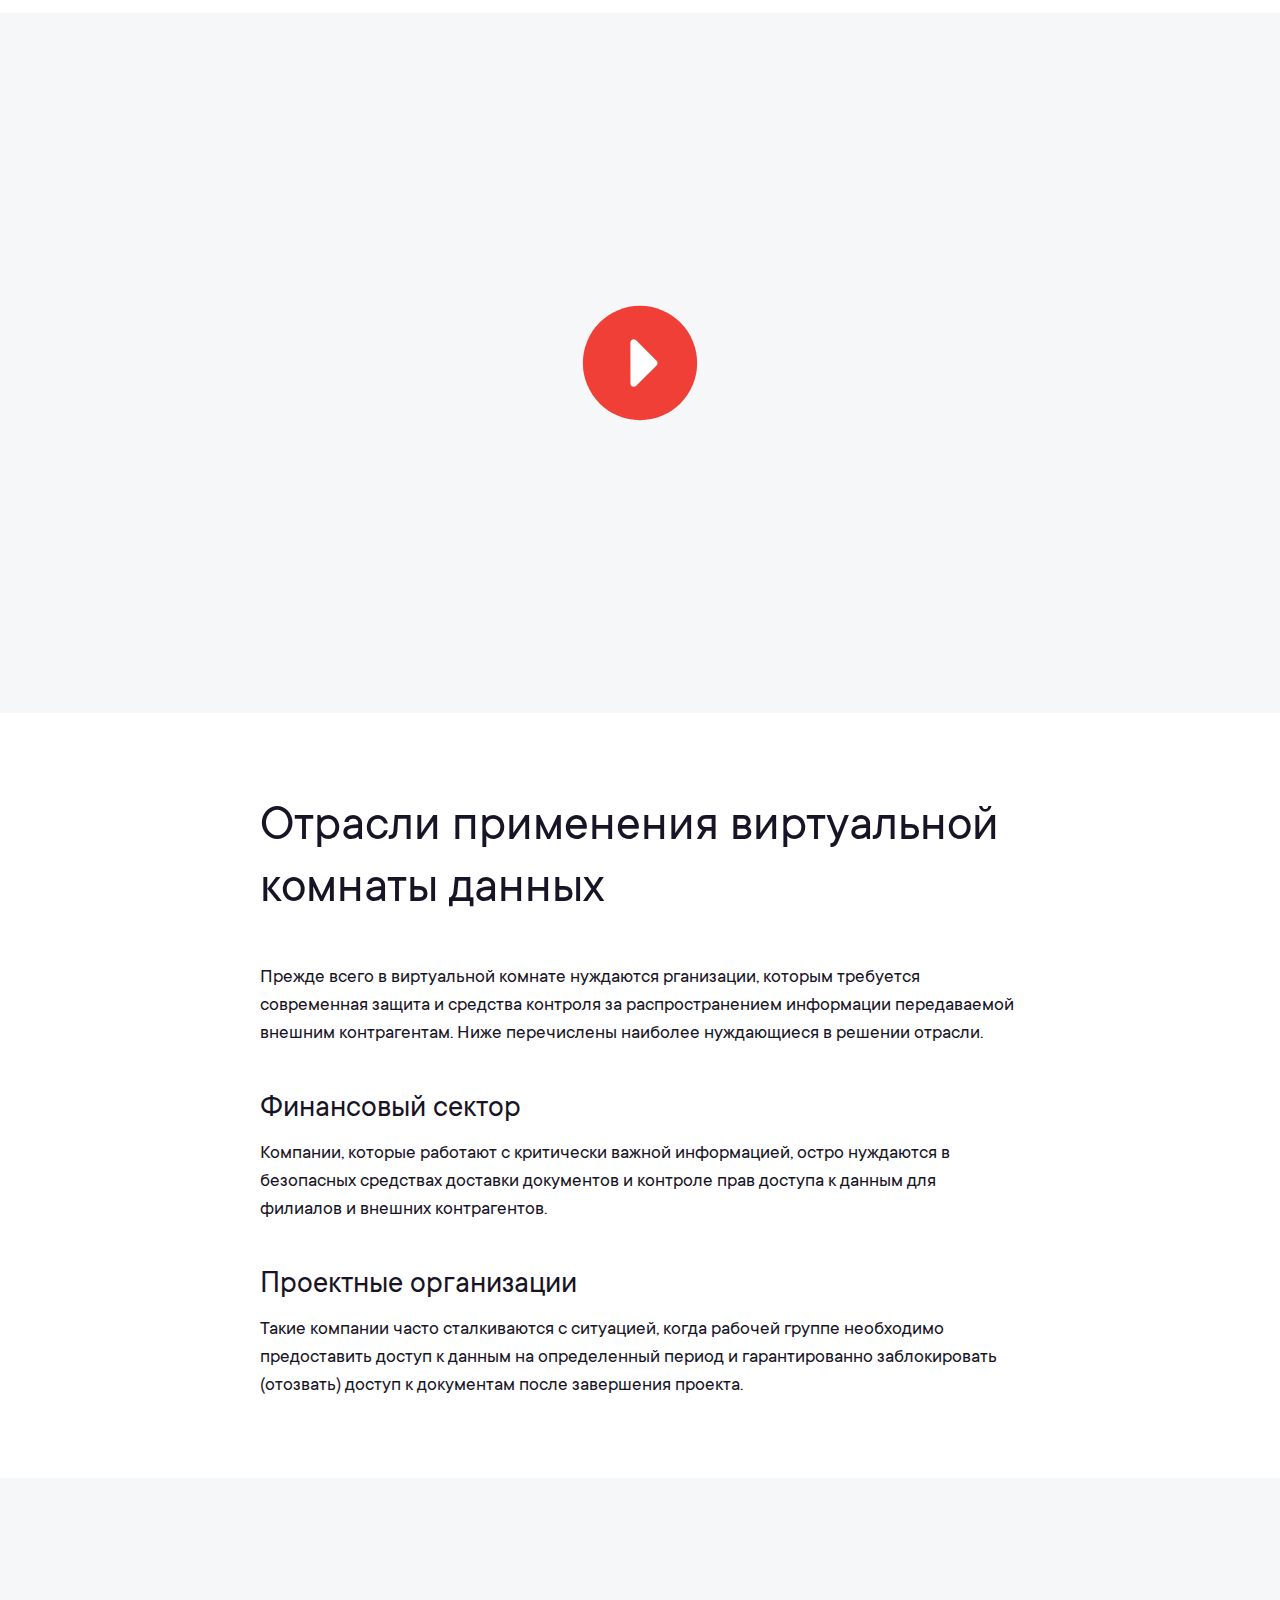
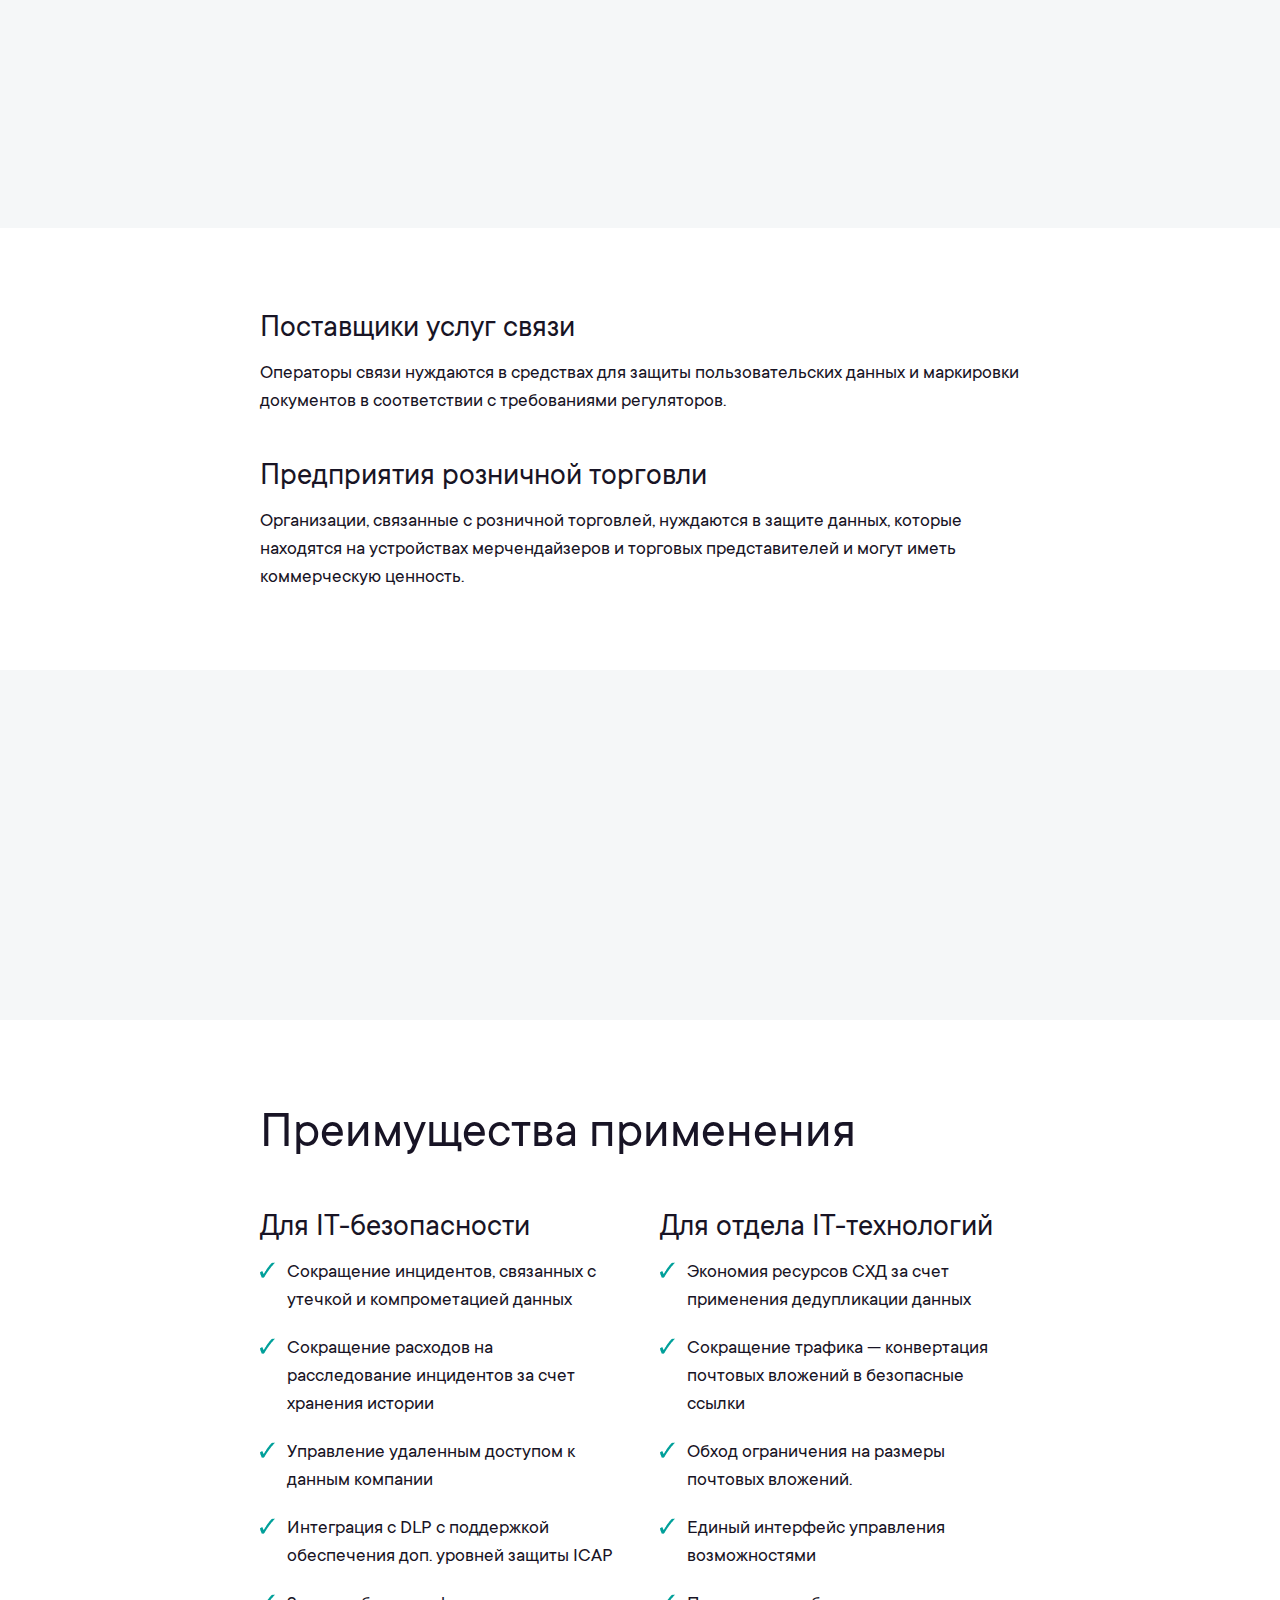
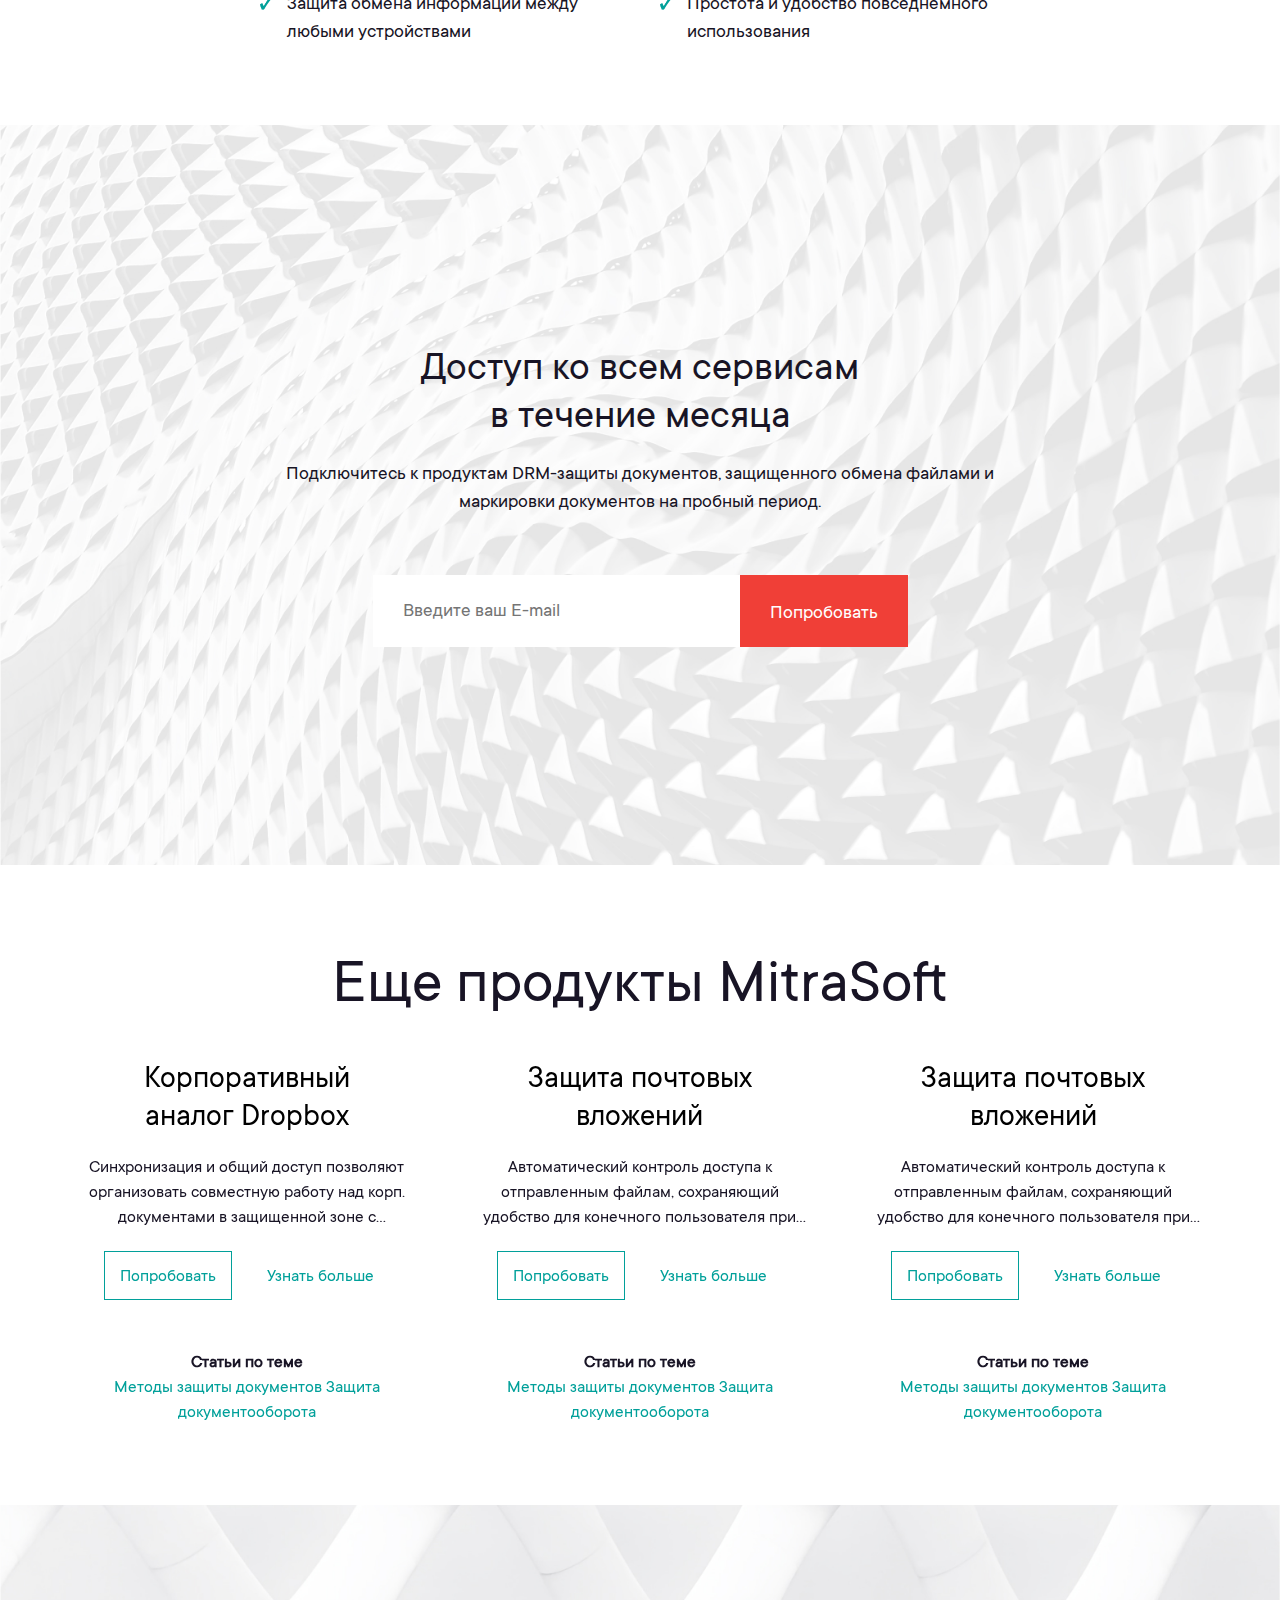
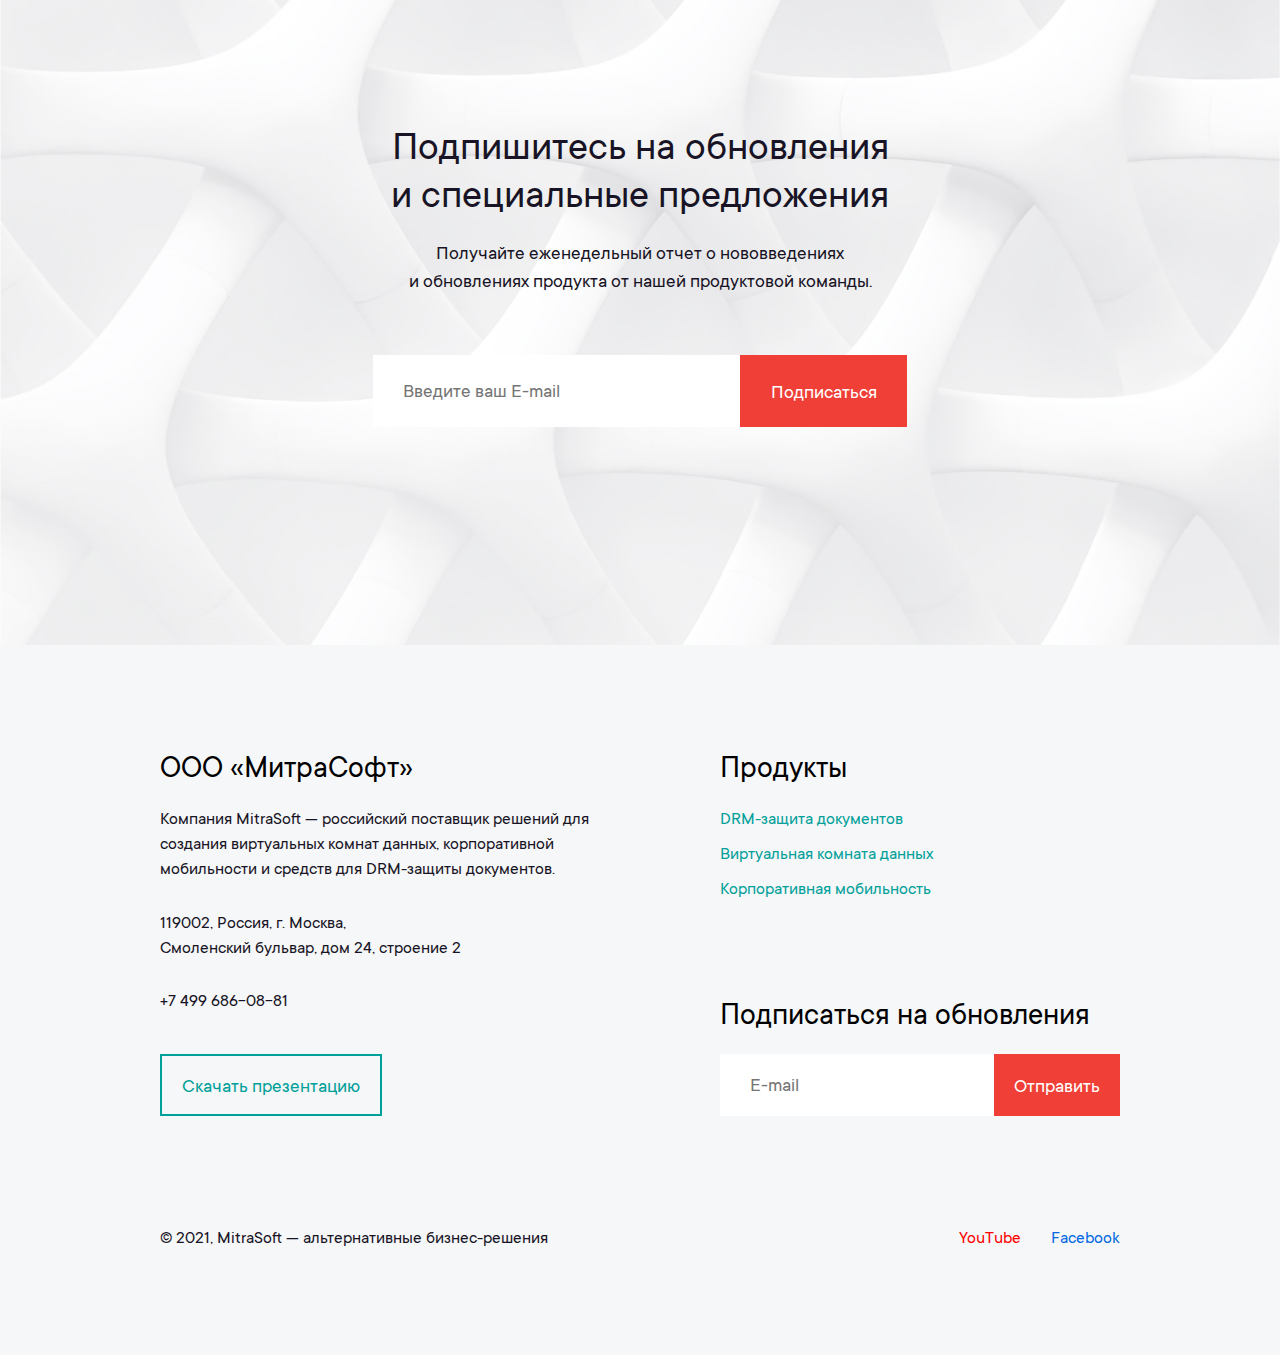
<file: article-card.html>
<!DOCTYPE HTML>
<html lang="ru">

<head>
    <meta charset="utf-8">
    <meta name="viewport" content="width=device-width, initial-scale=1">
    <title>MITRASOFT</title>

	<!-- CSS -->
    <link rel="stylesheet" href="css/swiper-bundle.min.css" media="all">
    <link rel="stylesheet" href="css/all.css" media="all">
</head>

<body>
    <div class="wrapper">
        <header class="header">
            <div class="container">
                <span class="logo">
                    <img src="images/logo.svg" alt="">
                </span>
                <a href="#" class="nav-opener"><span></span></a>
                <div class="nav-wrap">
                    <nav class="nav">
                        <ul>
                            <li><a href="#">Решения</a></li>
                            <li><a href="#">Отзывы</a></li>
                            <li><a href="#">Статьи</a></li>
                            <li><a href="#">Пресса</a></li>
                            <li><a href="#">Контакты</a></li>
                        </ul>
                    </nav>
                    <a href="#" class="btn">Демо-версия</a>
                </div>
            </div>
        </header>
        <div class="intro-box">
            <div class="swiper-container intro-slider-single">
                <div class="swiper-wrapper">
                    <div class="swiper-slide">
                        <div class="image">
                            <img src="images/safe.jpg" alt="">
                        </div>
                        <div class="container">
                            <div class="text-box">
                                <span class="sub-title">Digital Right Management</span>
                                <h2>Централизованная
                                    DRM-защита документов</h2>
                                <p>Управление доступом к документам организации вне корпоративной сети на любых типах устройств.</p>
                                <div class="btns-group">
                                    <a href="#" class="btn btn-large">Получить тестовую версию</a>
                                    <a href="#" class="btn btn-large btn-transparent">Узнать больше</a>
                                </div>
                            </div>
                        </div>
                    </div>
                </div>
            </div>
        </div>
        <section class="content-section">
            <div class="container">
                <div class="content-section__row">
                    <div class="content-section__image">
                        <img src="images/img06.jpg" alt="">
                    </div>
                    <div class="content-section__text-box">
                        <p>Виртуальная комната данных (Virtual Data Room) обеспечивает безопасный обмен и хранение даннных  в частном корпоративном облаке или внутри периметра организации.</p>
                        <p>Продукт обеспечивает доступ к защищенным документам для авторизованных пользователей посредством специализированного web-сайта, либо при помощи защищенных агентских приложений для рабочих станций под управлением Windows, MacOS и Linux, а также мобильных устройств Android и iOS.</p>
                        <p>В отличии от протокола FTP, информация по которому передается в незащищенном виде, в VDR обмен данными происходит по принципу E2E шифрования с использованием защищенных транспортных протоколов SSL или TLS, что обеспечивает максимальную безопасность обмена данными между сервером и агентом, защищая их от MITM-атак.</p>
                        <p>Уникальность решения MitraSoft заключается в интеграции виртуальной комнаты данных с средствами DRM-защиты документов, которые, аналогично AD RMS и Oracle IRM, позволяют управлять доступом к документам даже после их выгрузки из виртуальной комнаты данных третьими лицами.</p>
                    </div>
                </div>
            </div>
        </section>
        <section class="video-section">
            <a href="#" class="btn-video-play"></a>
        </section>
        <section class="content-section">
            <div class="container">
                <div class="content-section__content">
                    <h2>Отрасли применения виртуальной комнаты данных</h2>
                    <p>Прежде всего в виртуальной комнате нуждаются рганизации, которым требуется современная защита и средства контроля за распространением информации передаваемой внешним контрагентам. Ниже перечислены наиболее нуждающиеся в решении отрасли.</p>
                    <h3>Финансовый сектор</h3>
                    <p>Компании, которые работают с критически важной информацией, остро нуждаются в безопасных средствах доставки документов и контроле прав доступа к данным для филиалов и внешних контрагентов.</p>
                    <h3>Проектные организации</h3>
                    <p>Такие компании часто сталкиваются с ситуацией, когда рабочей группе необходимо предоставить доступ к данным на определенный период и гарантированно заблокировать (отозвать) доступ к документам после завершения проекта.</p>
                </div>

            </div>
        </section>
        <div class="fullwidth-image"></div>
        <section class="content-section">
            <div class="container">
                <div class="content-section__content">
                    <h3>Поставщики услуг связи</h3>
                    <p>Операторы связи нуждаются в средствах для защиты пользовательских данных и маркировки документов в соответствии с требованиями регуляторов.</p>
                    <h3>Предприятия розничной торговли</h3>
                    <p>Организации, связанные с розничной торговлей, нуждаются в защите данных, которые находятся на устройствах мерчендайзеров и торговых представителей и могут иметь коммерческую ценность.</p>
                </div>
            </div>
        </section>
        <div class="fullwidth-image"></div>
        <section class="content-section">
            <div class="container">
                <div class="content-section__content">
                    <h2>Преимущества применения</h2>
                    <div class="content-section__content-row">
                        <div class="content-section__content-col">
                            <h3>Для IT-безопасности</h3>
                            <ul>
                                <li>Сокращение инцидентов, связанных с утечкой и компрометацией данных</li>
                                <li>Сокращение расходов на расследование инцидентов за счет хранения истории</li>
                                <li>Управление удаленным доступом
                                    к данным компании</li>
                                <li>Интеграция с DLP с поддержкой обеспечения доп. уровней защиты ICAP</li>
                                <li>Защита обмена информации
                                    между любыми устройствами</li>
                            </ul>
                        </div>
                        <div class="content-section__content-col">
                            <h3>Для отдела IT-технологий</h3>
                            <ul>
                                <li>Экономия ресурсов СХД за счет применения дедупликации данных</li>
                                <li>Сокращение трафика — конвертация почтовых вложений в безопасные ссылки</li>
                                <li>Обход ограничения на размеры почтовых вложений.</li>
                                <li>Единый интерфейс управления возможностями</li>
                                <li>Простота и удобство повседнемного использования</li>
                            </ul>
                        </div>
                    </div>
                </div>
            </div>
        </section>
        <section class="form-section">
            <div class="form-section__bg">
                <img src="images/bg-section.jpg" alt="">
            </div>
            <div class="container">
                <h2>Доступ ко всем сервисам<br>
                    в течение месяца</h2>
                <p>Подключитесь к продуктам DRM-защиты документов, защищенного обмена файлами и маркировки документов на пробный период.</p>
                <div class="contact-form">
                    <form action="#">
                        <div class="contact-form__row">
                            <input type="text" class="text-field single" placeholder="Введите ваш E-mail">
                            <button class="submit btn btn-red btn-large">Попробовать</button>
                        </div>
                    </form>
                </div>
            </div>
        </section>
        <section class="content-section">
            <div class="container">
                <div class="section-header">
                    <h2>Еще продукты MitraSoft</h2>
                </div>
                <div class="swiper-container products-list-slider2">
                    <div class="swiper-wrapper">
                        <div class="swiper-slide">
                            <div class="product-item">
                                <div class="product-item__text-box">
                                    <h3>Корпоративный<br>аналог Dropbox</h3>
                                    <p>Синхронизация и общий доступ позволяют организовать совместную работу над корп. документами в защищенной зоне с интеграцией Active Directory & LDAP</p>
                                    <div class="product-item__btns-group">
                                        <a href="#" class="btn btn-outline btn-small">Попробовать</a>
                                        <a href="#" class="btn btn-small btn-transparent btn-text-primary">Узнать больше</a>
                                    </div>
                                </div>
                                <div class="other-articles">
                                    <span class="other-articles__title">Статьи по теме</span> <a href="#"
                                    class="other-articles__link">Методы защиты документов Защита документооборота</a>
                                </div>
                            </div>
                        </div>
                        <div class="swiper-slide">
                            <div class="product-item">
                                <div class="product-item__text-box">
                                    <h3>Защита почтовых<br>вложений</h3>
                                    <p>Автоматический контроль доступа к отправленным файлам, сохраняющий удобство для конечного пользователя при взаимодействии с вложением.</p>
                                    <div class="product-item__btns-group">
                                        <a href="#" class="btn btn-outline btn-small">Попробовать</a>
                                        <a href="#" class="btn btn-small btn-transparent btn-text-primary">Узнать больше</a>
                                    </div>
                                </div>
                                <div class="other-articles">
                                    <span class="other-articles__title">Статьи по теме</span> <a href="#"
                                    class="other-articles__link">Методы защиты документов Защита документооборота</a>
                                </div>
                            </div>
                        </div>
                        <div class="swiper-slide">
                            <div class="product-item">
                                <div class="product-item__text-box">
                                    <h3>Защита почтовых<br>вложений</h3>
                                    <p>Автоматический контроль доступа к отправленным файлам, сохраняющий удобство для конечного пользователя при взаимодействии с вложением.</p>
                                    <div class="product-item__btns-group">
                                        <a href="#" class="btn btn-outline btn-small">Попробовать</a>
                                        <a href="#" class="btn btn-small btn-transparent btn-text-primary">Узнать больше</a>
                                    </div>
                                </div>
                                <div class="other-articles">
                                    <span class="other-articles__title">Статьи по теме</span> <a href="#"
                                    class="other-articles__link">Методы защиты документов Защита документооборота</a>
                                </div>
                            </div>
                        </div>
                    </div>
                    <div class="pagination-wrap">
                        <div class="swiper-products-pagination"></div>
                    </div>
                </div>
            </div>
        </section>
        <section class="form-section">
            <div class="form-section__bg">
                <img src="images/bg-section03.jpg" alt="">
            </div>
            <div class="container">
                <h2>Подпишитесь на обновления<br>
                    и специальные предложения</h2>
                <p>Получайте еженедельный отчет о нововведениях<br>
                    и обновлениях продукта от нашей продуктовой команды.</p>
                <div class="contact-form">
                    <form action="#">
                        <div class="contact-form__row">
                            <input type="text" class="text-field single" placeholder="Введите ваш E-mail">
                            <button class="submit btn btn-red btn-large">Подписаться</button>
                        </div>
                    </form>
                </div>
            </div>
        </section>
        <footer class="footer">
            <div class="container">
                <div class="footer__row">
                    <div class="footer__content">
                        <h3>ООО «МитраСофт»</h3>
                        <p>Компания MitraSoft — российский поставщик решений для создания виртуальных комнат данных, корпоративной мобильности и средств для DRM-защиты документов.</p>
                        <address><p>119002, Россия, г. Москва,<br>
                            Смоленский бульвар, дом 24, строение 2</p></address>
                        <p><a href="tel:+74996860881">+7 499 686-08-81</a></p>
                        <div class="btns-group">
                            <a href="#" class="btn btn-medium btn-outline">Скачать презентацию</a>
                        </div>
                    </div>
                    <div class="footer__sidebar">
                        <div class="footer__content-box">
                            <h3>Продукты</h3>
                            <ul class="products">
                                <li><a href="#">DRM-защита документов</a></li>
                                <li><a href="#">Виртуальная комната данных</a></li>
                                <li><a href="#">Корпоративная мобильность</a></li>
                            </ul>
                        </div>
                        <div class="footer__content-box">
                            <h3>Подписаться на обновления</h3>
                            <div class="contact-form">
                                <form action="#">
                                    <div class="contact-form__row">
                                        <input type="text" class="text-field flexible" placeholder="E-mail">
                                        <button class="submit btn btn-red btn-medium">Отправить</button>
                                    </div>
                                </form>
                            </div>
                        </div>
                    </div>
                </div>
                <div class="footer__copy-wrap">
                    <span class="copy">&copy; 2021, MitraSoft — альтернативные бизнес-решения</span>
                    <ul class="socials">
                        <li><a href="#" class="youtube">YouTube</a></li>
                        <li><a href="#" class="facebook">Facebook</a></li>
                    </ul>
                </div>
            </div>
        </footer>
    </div>

    <!-- JS -->
    <script src="js/jquery-3.4.1.min.js"></script>
    <script src="js/jquery.fancybox.min.js"></script>
    <script src="js/swiper-bundle.min.js"></script>
    <script src="js/parsley.min.js"></script>
    <script src="js/jquery.popups.js"></script>
    <script src="js/main.js"></script>
</body>
</html>
</file>
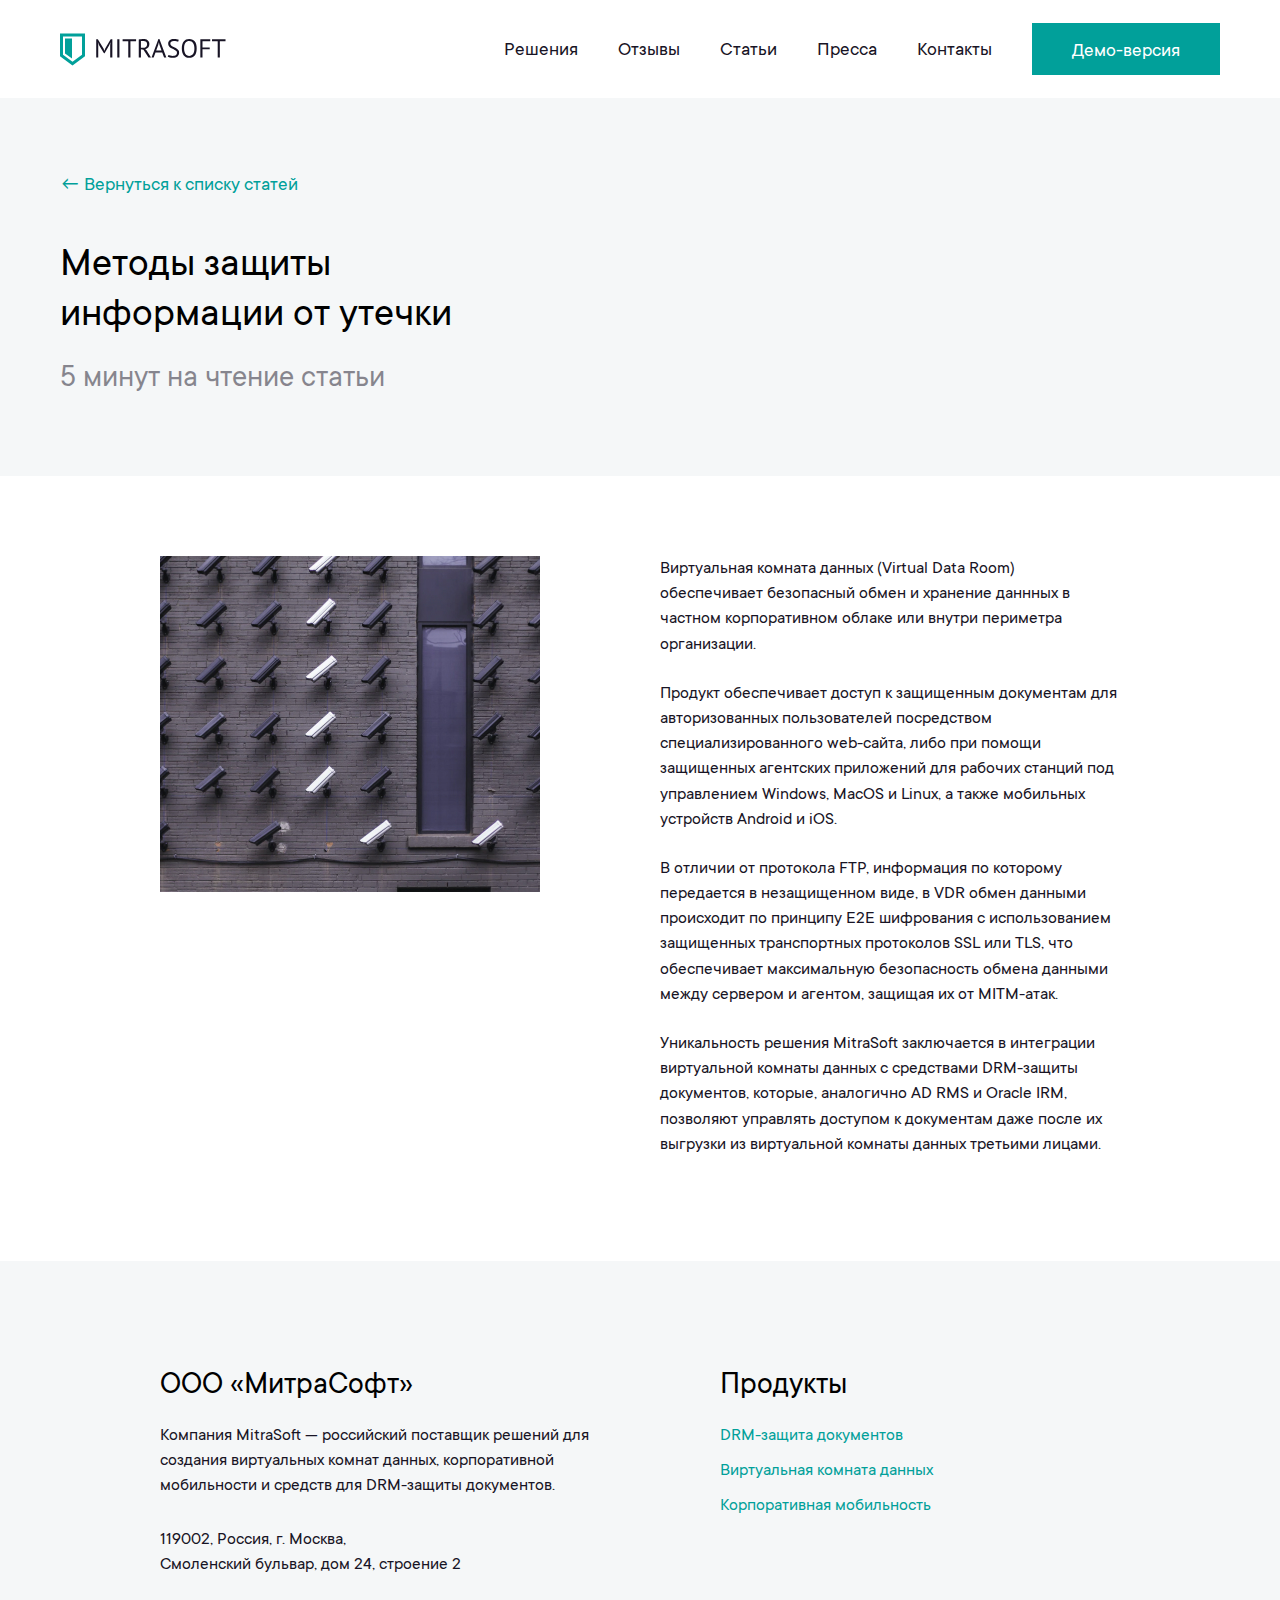
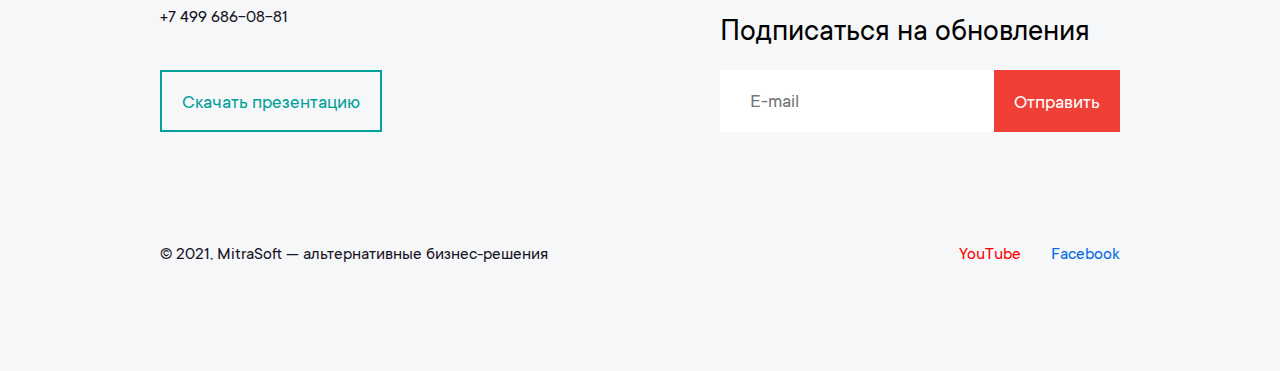
<file: article.html>
<!DOCTYPE HTML>
<html lang="ru">

<head>
    <meta charset="utf-8">
    <meta name="viewport" content="width=device-width, initial-scale=1">
    <title>MITRASOFT</title>

	<!-- CSS -->
    <link rel="stylesheet" href="css/swiper-bundle.min.css" media="all">
    <link rel="stylesheet" href="css/all.css" media="all">
</head>

<body>
    <div class="wrapper">
        <header class="header">
            <div class="container">
                <span class="logo">
                    <img src="images/logo.svg" alt="">
                </span>
                <a href="#" class="nav-opener"><span></span></a>
                <div class="nav-wrap">
                    <nav class="nav">
                        <ul>
                            <li><a href="#">Решения</a></li>
                            <li><a href="#">Отзывы</a></li>
                            <li><a href="#">Статьи</a></li>
                            <li><a href="#">Пресса</a></li>
                            <li><a href="#">Контакты</a></li>
                        </ul>
                    </nav>
                    <a href="#" class="btn">Демо-версия</a>
                </div>
            </div>
        </header>
        <section class="page-intro">
            <div class="container">
                <a href="#" class="back">← Вернуться к списку статей</a>
                <h1>Методы защиты<br>информации от утечки</h1>
                <p>5 минут на чтение статьи</p>
            </div>
        </section>
        <section class="content-section">
            <div class="container">
                <div class="content-section__row">
                    <div class="content-section__image">
                        <img src="images/img06.jpg" alt="">
                    </div>
                    <div class="content-section__text-box">
                        <p>Виртуальная комната данных (Virtual Data Room) обеспечивает безопасный обмен и хранение даннных  в частном корпоративном облаке или внутри периметра организации.</p>
                        <p>Продукт обеспечивает доступ к защищенным документам для авторизованных пользователей посредством специализированного web-сайта, либо при помощи защищенных агентских приложений для рабочих станций под управлением Windows, MacOS и Linux, а также мобильных устройств Android и iOS.</p>
                        <p>В отличии от протокола FTP, информация по которому передается в незащищенном виде, в VDR обмен данными происходит по принципу E2E шифрования с использованием защищенных транспортных протоколов SSL или TLS, что обеспечивает максимальную безопасность обмена данными между сервером и агентом, защищая их от MITM-атак.</p>
                        <p>Уникальность решения MitraSoft заключается в интеграции виртуальной комнаты данных с средствами DRM-защиты документов, которые, аналогично AD RMS и Oracle IRM, позволяют управлять доступом к документам даже после их выгрузки из виртуальной комнаты данных третьими лицами.</p>
                    </div>
                </div>
            </div>
        </section>
        <footer class="footer">
            <div class="container">
                <div class="footer__row">
                    <div class="footer__content">
                        <h3>ООО «МитраСофт»</h3>
                        <p>Компания MitraSoft — российский поставщик решений для создания виртуальных комнат данных, корпоративной мобильности и средств для DRM-защиты документов.</p>
                        <address><p>119002, Россия, г. Москва,<br>
                            Смоленский бульвар, дом 24, строение 2</p></address>
                        <p><a href="tel:+74996860881">+7 499 686-08-81</a></p>
                        <div class="btns-group">
                            <a href="#" class="btn btn-medium btn-outline">Скачать презентацию</a>
                        </div>
                    </div>
                    <div class="footer__sidebar">
                        <div class="footer__content-box">
                            <h3>Продукты</h3>
                            <ul class="products">
                                <li><a href="#">DRM-защита документов</a></li>
                                <li><a href="#">Виртуальная комната данных</a></li>
                                <li><a href="#">Корпоративная мобильность</a></li>
                            </ul>
                        </div>
                        <div class="footer__content-box">
                            <h3>Подписаться на обновления</h3>
                            <div class="contact-form">
                                <form action="#">
                                    <div class="contact-form__row">
                                        <input type="text" class="text-field flexible" placeholder="E-mail">
                                        <button class="submit btn btn-red btn-medium">Отправить</button>
                                    </div>
                                </form>
                            </div>
                        </div>
                    </div>
                </div>
                <div class="footer__copy-wrap">
                    <span class="copy">&copy; 2021, MitraSoft — альтернативные бизнес-решения</span>
                    <ul class="socials">
                        <li><a href="#" class="youtube">YouTube</a></li>
                        <li><a href="#" class="facebook">Facebook</a></li>
                    </ul>
                </div>
            </div>
        </footer>
    </div>

    <!-- JS -->
    <script src="js/jquery-3.4.1.min.js"></script>
    <script src="js/jquery.fancybox.min.js"></script>
    <script src="js/swiper-bundle.min.js"></script>
    <script src="js/parsley.min.js"></script>
    <script src="js/jquery.popups.js"></script>
    <script src="js/main.js"></script>
</body>
</html>
</file>
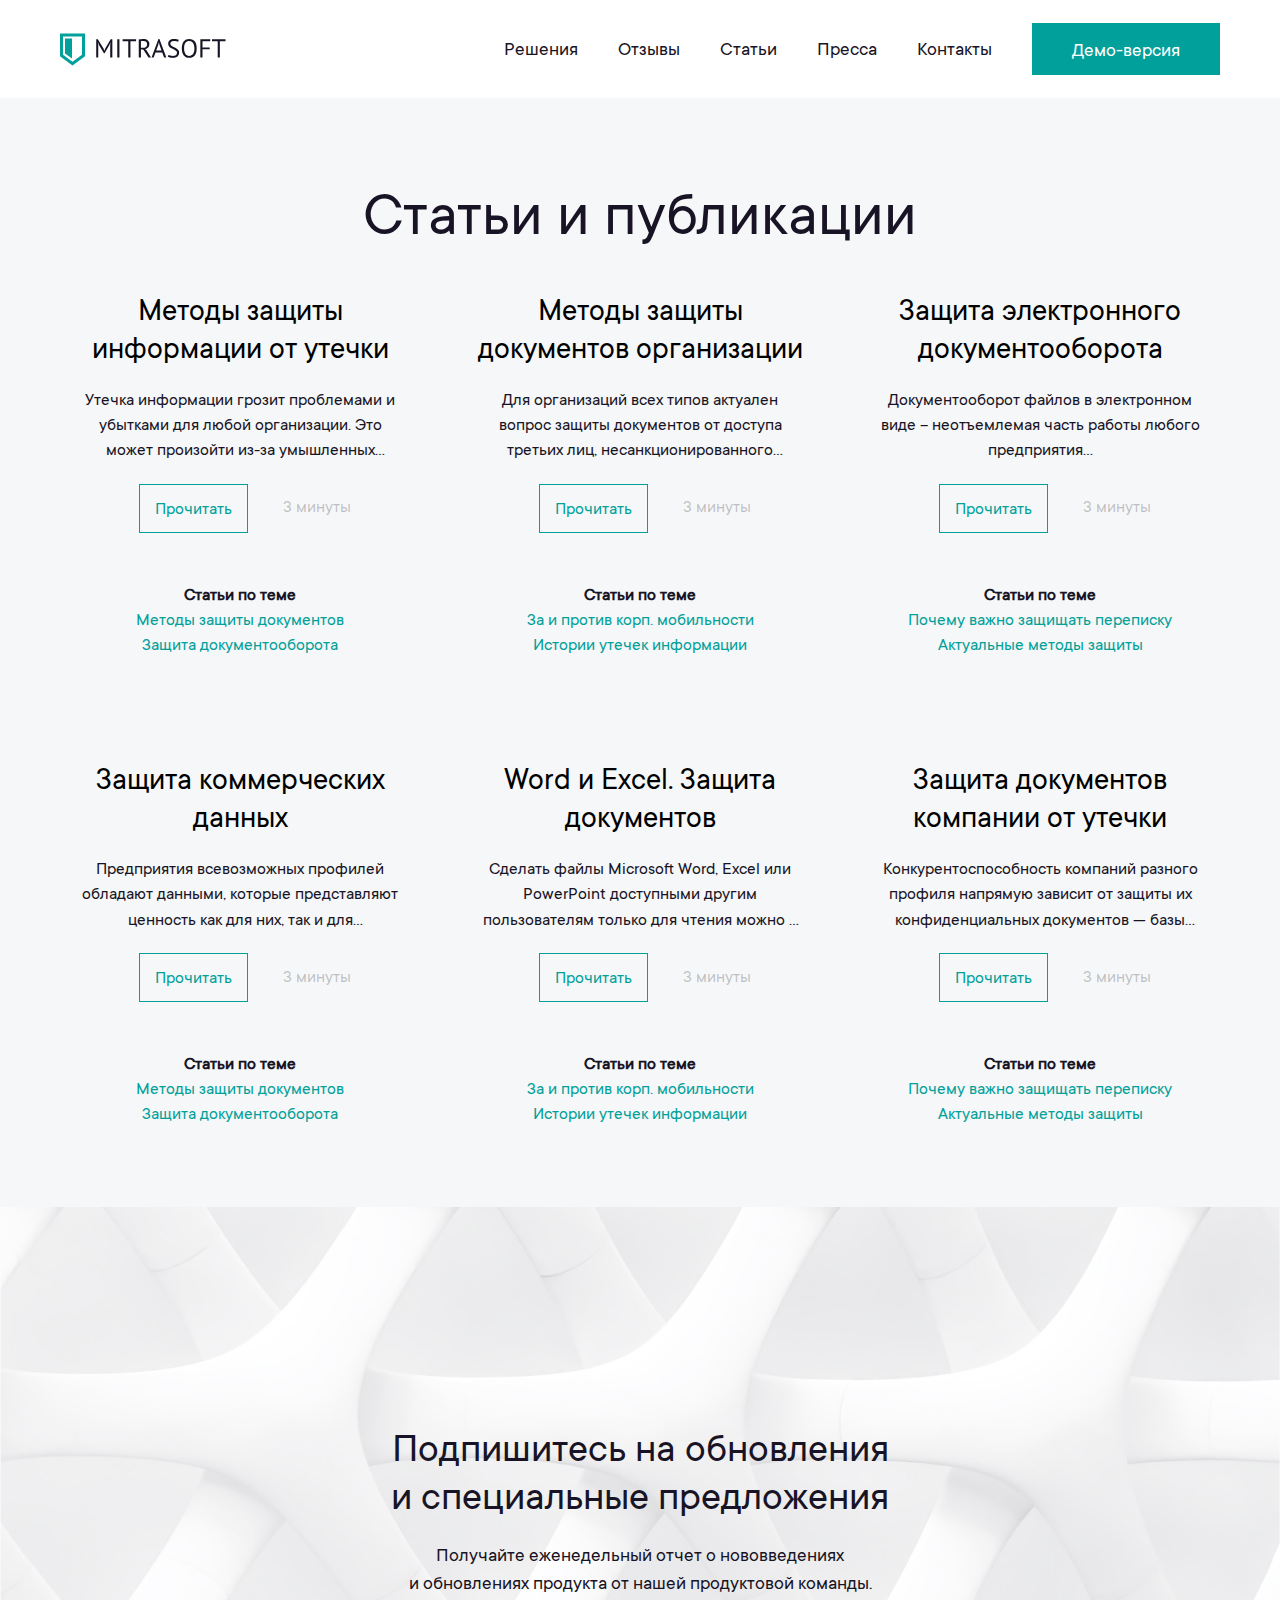
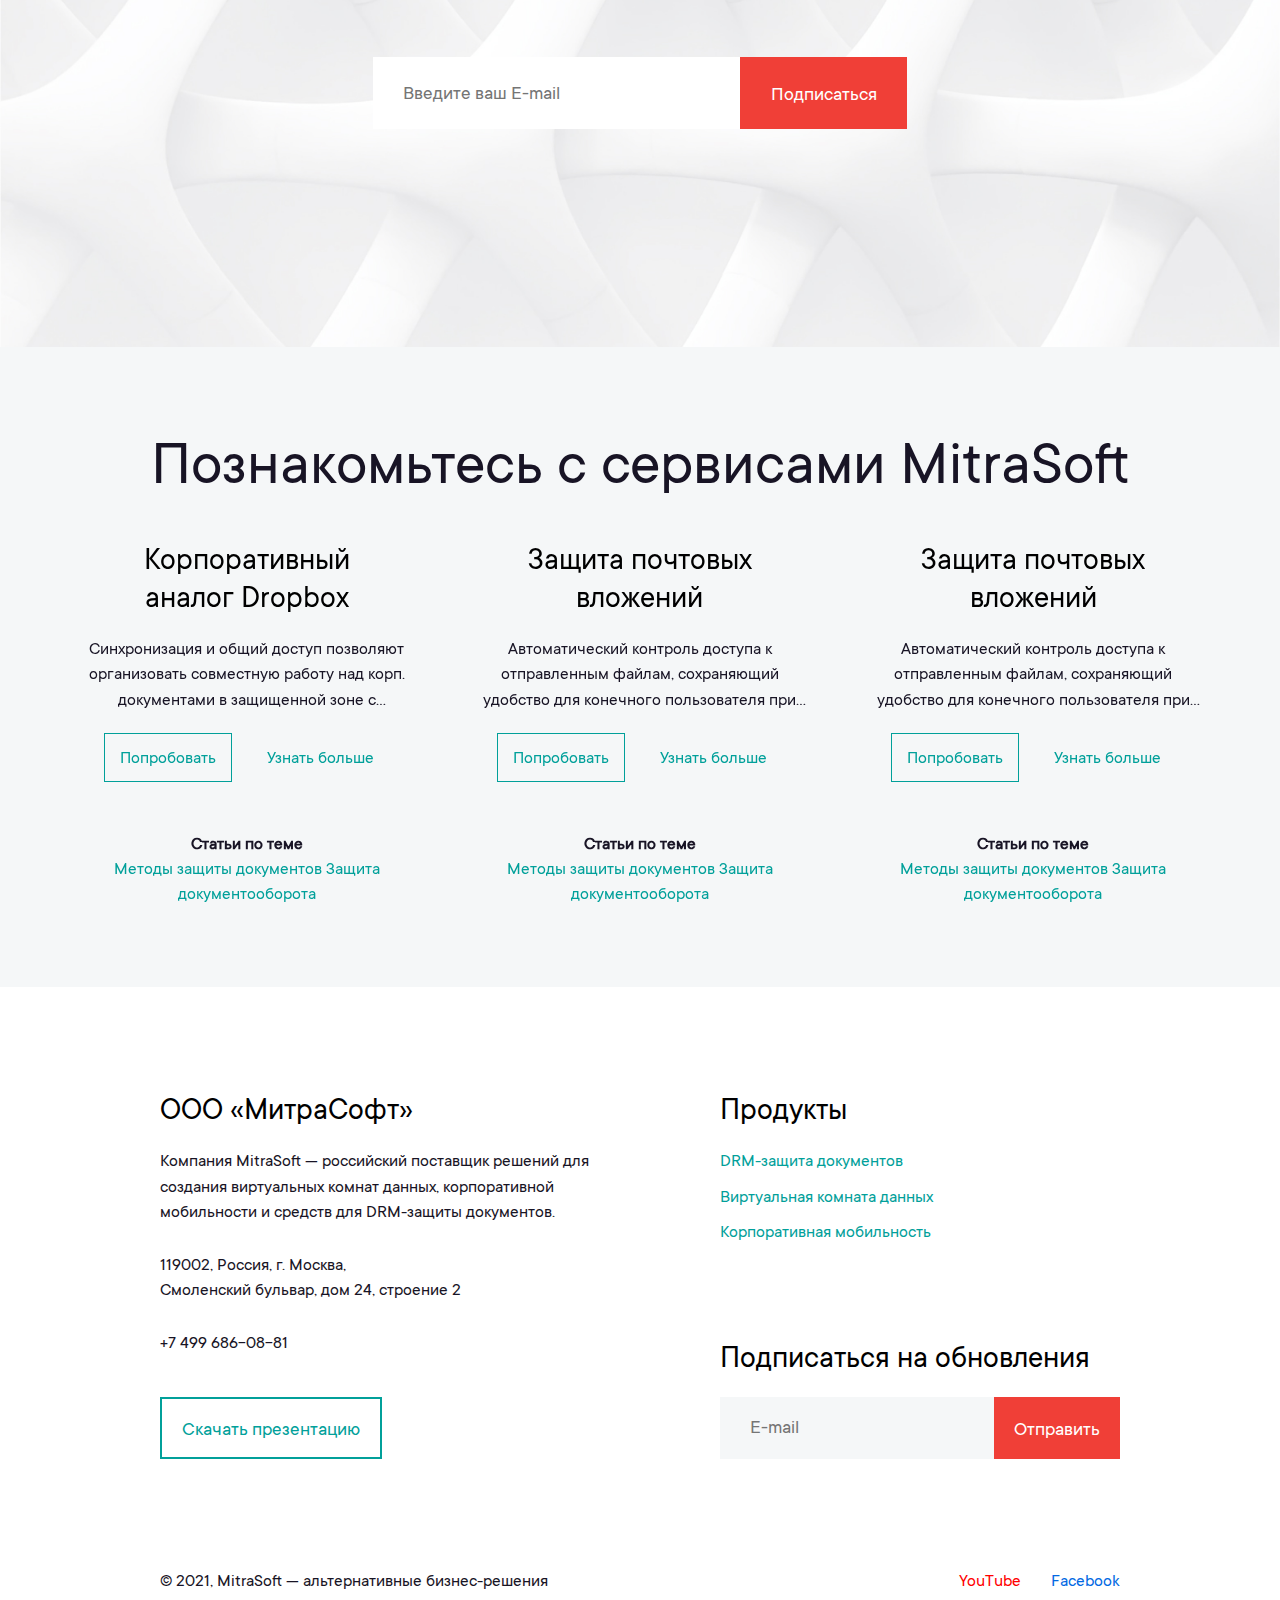
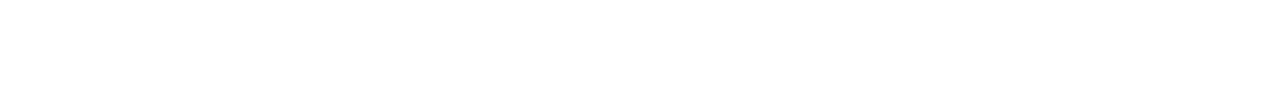
<file: articles-publications.html>
<!DOCTYPE HTML>
<html lang="ru">

<head>
    <meta charset="utf-8">
    <meta name="viewport" content="width=device-width, initial-scale=1">
    <title>MITRASOFT</title>

	<!-- CSS -->
    <link rel="stylesheet" href="css/swiper-bundle.min.css" media="all">
    <link rel="stylesheet" href="css/all.css" media="all">
</head>

<body>
    <div class="wrapper">
        <header class="header">
            <div class="container">
                <span class="logo">
                    <img src="images/logo.svg" alt="">
                </span>
                <a href="#" class="nav-opener"><span></span></a>
                <div class="nav-wrap">
                    <nav class="nav">
                        <ul>
                            <li><a href="#">Решения</a></li>
                            <li><a href="#">Отзывы</a></li>
                            <li><a href="#">Статьи</a></li>
                            <li><a href="#">Пресса</a></li>
                            <li><a href="#">Контакты</a></li>
                        </ul>
                    </nav>
                    <a href="#" class="btn">Демо-версия</a>
                </div>
            </div>
        </header>
        <section class="content-section content-section_grey">
            <div class="container">
                <div class="section-header">
                    <h2>Статьи и публикации</h2>
                </div>
                <div class="products-list">
                    <div class="products-list__col">
                        <div class="product-item product-item_type">
                            <div class="product-item__text-box">
                                <h3>Методы защиты
                                    информации от утечки</h3>
                                <p>Утечка информации грозит проблемами и убытками для любой организации. Это может произойти из-за умышленных действий ...</p>
                                <div class="product-item__btns-group">
                                    <a href="#" class="btn btn-outline btn-small">Прочитать</a>
                                    <span class="read-time">3 минуты</span>
                                </div>
                            </div>
                            <div class="other-articles">
                                <span class="other-articles__title">Статьи по теме</span> <a href="#"
                                class="other-articles__link">Методы защиты документов<br>Защита документооборота</a>
                            </div>
                        </div>
                    </div>
                    <div class="products-list__col">
                        <div class="product-item product-item_type">
                            <div class="product-item__text-box">
                                <h3>Методы защиты
                                    документов организации</h3>
                                <p>Для организаций всех типов актуален вопрос защиты документов от доступа третьих лиц, несанкционированного копирования и кражи ...</p>
                                <div class="product-item__btns-group">
                                    <a href="#" class="btn btn-outline btn-small">Прочитать</a>
                                    <span class="read-time">3 минуты</span>
                                </div>
                            </div>
                            <div class="other-articles">
                                <span class="other-articles__title">Статьи по теме</span> <a href="#"
                                class="other-articles__link">За и против корп. мобильности<br>
                                Истории утечек информации</a>
                            </div>
                        </div>
                    </div>
                    <div class="products-list__col">
                        <div class="product-item product-item_type">
                            <div class="product-item__text-box">
                                <h3>Защита электронного
                                    документооборота</h3>
                                <p>Документооборот файлов в электронном виде – неотъемлемая часть работы любого предприятия...</p>
                                <div class="product-item__btns-group">
                                    <a href="#" class="btn btn-outline btn-small">Прочитать</a>
                                    <span class="read-time">3 минуты</span>
                                </div>
                            </div>
                            <div class="other-articles">
                                <span class="other-articles__title">Статьи по теме</span> <a href="#"
                                class="other-articles__link">Почему важно защищать переписку<br>
                                Актуальные методы защиты</a>
                            </div>
                        </div>
                    </div>
                    <div class="products-list__col">
                        <div class="product-item product-item_type">
                            <div class="product-item__text-box">
                                <h3>Защита коммерческих данных</h3>
                                <p>Предприятия всевозможных профилей обладают данными, которые представляют ценность как для них, так и для конкурентов.</p>
                                <div class="product-item__btns-group">
                                    <a href="#" class="btn btn-outline btn-small">Прочитать</a>
                                    <span class="read-time">3 минуты</span>
                                </div>
                            </div>
                            <div class="other-articles">
                                <span class="other-articles__title">Статьи по теме</span> <a href="#"
                                class="other-articles__link">Методы защиты документов<br>Защита документооборота</a>
                            </div>
                        </div>
                    </div>
                    <div class="products-list__col">
                        <div class="product-item product-item_type">
                            <div class="product-item__text-box">
                                <h3>Word и Excel. Защита документов </h3>
                                <p>Сделать файлы Microsoft Word, Excel или PowerPoint доступными другим пользователям только для чтения можно с помощью метки «как в конечном итоге». </p>
                                <div class="product-item__btns-group">
                                    <a href="#" class="btn btn-outline btn-small">Прочитать</a>
                                    <span class="read-time">3 минуты</span>
                                </div>
                            </div>
                            <div class="other-articles">
                                <span class="other-articles__title">Статьи по теме</span> <a href="#"
                                class="other-articles__link">За и против корп. мобильности<br>
                                Истории утечек информации</a>
                            </div>
                        </div>
                    </div>
                    <div class="products-list__col">
                        <div class="product-item product-item_type">
                            <div class="product-item__text-box">
                                <h3>Защита документов компании от утечки</h3>
                                <p>Конкурентоспособность компаний разного профиля напрямую зависит от защиты их конфиденциальных документов — базы клиентов, бизнес-плана, информации по товарах, а также прочих коммерческих тайн. </p>
                                <div class="product-item__btns-group">
                                    <a href="#" class="btn btn-outline btn-small">Прочитать</a>
                                    <span class="read-time">3 минуты</span>
                                </div>
                            </div>
                            <div class="other-articles">
                                <span class="other-articles__title">Статьи по теме</span> <a href="#"
                                class="other-articles__link">Почему важно защищать переписку<br>
                                Актуальные методы защиты</a>
                            </div>
                        </div>
                    </div>
                </div>
            </div>
        </section>
        <section class="form-section">
            <div class="form-section__bg">
                <img src="images/bg-section03.jpg" alt="">
            </div>
            <div class="container">
                <h2>Подпишитесь на обновления<br>
                    и специальные предложения</h2>
                <p>Получайте еженедельный отчет о нововведениях<br>
                    и обновлениях продукта от нашей продуктовой команды.</p>
                <div class="contact-form">
                    <form action="#">
                        <div class="contact-form__row">
                            <input type="text" class="text-field single" placeholder="Введите ваш E-mail">
                            <button class="submit btn btn-red btn-large">Подписаться</button>
                        </div>
                    </form>
                </div>
            </div>
        </section>
        <section class="content-section content-section_grey">
            <div class="container">
                <div class="section-header">
                    <h2>Познакомьтесь с сервисами MitraSoft</h2>
                </div>
                <div class="swiper-container products-list-slider2">
                    <div class="swiper-wrapper">
                        <div class="swiper-slide">
                            <div class="product-item">
                                <div class="product-item__text-box">
                                    <h3>Корпоративный<br>аналог Dropbox</h3>
                                    <p>Синхронизация и общий доступ позволяют организовать совместную работу над корп. документами в защищенной зоне с интеграцией Active Directory & LDAP</p>
                                    <div class="product-item__btns-group">
                                        <a href="#" class="btn btn-outline btn-small">Попробовать</a>
                                        <a href="#" class="btn btn-small btn-transparent btn-text-primary">Узнать больше</a>
                                    </div>
                                </div>
                                <div class="other-articles">
                                    <span class="other-articles__title">Статьи по теме</span> <a href="#"
                                    class="other-articles__link">Методы защиты документов Защита документооборота</a>
                                </div>
                            </div>
                        </div>
                        <div class="swiper-slide">
                            <div class="product-item">
                                <div class="product-item__text-box">
                                    <h3>Защита почтовых<br>вложений</h3>
                                    <p>Автоматический контроль доступа к отправленным файлам, сохраняющий удобство для конечного пользователя при взаимодействии с вложением.</p>
                                    <div class="product-item__btns-group">
                                        <a href="#" class="btn btn-outline btn-small">Попробовать</a>
                                        <a href="#" class="btn btn-small btn-transparent btn-text-primary">Узнать больше</a>
                                    </div>
                                </div>
                                <div class="other-articles">
                                    <span class="other-articles__title">Статьи по теме</span> <a href="#"
                                    class="other-articles__link">Методы защиты документов Защита документооборота</a>
                                </div>
                            </div>
                        </div>
                        <div class="swiper-slide">
                            <div class="product-item">
                                <div class="product-item__text-box">
                                    <h3>Защита почтовых<br>вложений</h3>
                                    <p>Автоматический контроль доступа к отправленным файлам, сохраняющий удобство для конечного пользователя при взаимодействии с вложением.</p>
                                    <div class="product-item__btns-group">
                                        <a href="#" class="btn btn-outline btn-small">Попробовать</a>
                                        <a href="#" class="btn btn-small btn-transparent btn-text-primary">Узнать больше</a>
                                    </div>
                                </div>
                                <div class="other-articles">
                                    <span class="other-articles__title">Статьи по теме</span> <a href="#"
                                    class="other-articles__link">Методы защиты документов Защита документооборота</a>
                                </div>
                            </div>
                        </div>
                    </div>
                    <div class="pagination-wrap">
                        <div class="swiper-products-pagination"></div>
                    </div>
                </div>
            </div>
        </section>
        <footer class="footer footer_bg-white">
            <div class="container">
                <div class="footer__row">
                    <div class="footer__content">
                        <h3>ООО «МитраСофт»</h3>
                        <p>Компания MitraSoft — российский поставщик решений для создания виртуальных комнат данных, корпоративной мобильности и средств для DRM-защиты документов.</p>
                        <address><p>119002, Россия, г. Москва,<br>
                            Смоленский бульвар, дом 24, строение 2</p></address>
                        <p><a href="tel:+74996860881">+7 499 686-08-81</a></p>
                        <div class="btns-group">
                            <a href="#" class="btn btn-medium btn-outline">Скачать презентацию</a>
                        </div>
                    </div>
                    <div class="footer__sidebar">
                        <div class="footer__content-box">
                            <h3>Продукты</h3>
                            <ul class="products">
                                <li><a href="#">DRM-защита документов</a></li>
                                <li><a href="#">Виртуальная комната данных</a></li>
                                <li><a href="#">Корпоративная мобильность</a></li>
                            </ul>
                        </div>
                        <div class="footer__content-box">
                            <h3>Подписаться на обновления</h3>
                            <div class="contact-form">
                                <form action="#">
                                    <div class="contact-form__row">
                                        <input type="text" class="text-field flexible" placeholder="E-mail">
                                        <button class="submit btn btn-red btn-medium">Отправить</button>
                                    </div>
                                </form>
                            </div>
                        </div>
                    </div>
                </div>
                <div class="footer__copy-wrap">
                    <span class="copy">&copy; 2021, MitraSoft — альтернативные бизнес-решения</span>
                    <ul class="socials">
                        <li><a href="#" class="youtube">YouTube</a></li>
                        <li><a href="#" class="facebook">Facebook</a></li>
                    </ul>
                </div>
            </div>
        </footer>
    </div>

    <!-- JS -->
    <script src="js/jquery-3.4.1.min.js"></script>
    <script src="js/jquery.fancybox.min.js"></script>
    <script src="js/swiper-bundle.min.js"></script>
    <script src="js/parsley.min.js"></script>
    <script src="js/jquery.popups.js"></script>
    <script src="js/main.js"></script>
</body>
</html>
</file>
<file: css/all.css>
@font-face {
  font-family: 'TT Commons Regular';
  font-style: normal;
  font-weight: normal;
  src: local("TT Commons Regular"), url("../fonts/TTCommons-Regular.woff") format("woff"); }

@font-face {
  font-family: 'TT Commons Bold';
  font-style: normal;
  font-weight: normal;
  src: local("TT Commons Bold"), url("../fonts/TTCommons-Bold.woff") format("woff"); }

.nav ul, .content-section__content ul, .partners-list, .socials, .products {
  margin: 0;
  padding: 0;
  list-style: none; }

html {
  box-sizing: border-box;
  height: 100%; }

*, *:before, *:after {
  box-sizing: border-box; }

body {
  margin: 0;
  color: #181425;
  background: #fff;
  font: 18px/1.4 "TT Commons Regular", sans-serif;
  min-width: 320px;
  overflow-y: scroll;
  -webkit-text-size-adjust: 100%;
  -ms-text-size-adjust: none;
  height: 100%;
  -webkit-font-smoothing: antialiased; }

* {
  max-height: 1000000px; }

article,
aside,
details,
figcaption,
figure,
footer,
header,
hgroup,
main,
nav,
section,
summary {
  display: block; }

img {
  border-style: none; }

a {
  text-decoration: none;
  color: #181425;
  outline: none; }
  a:hover {
    text-decoration: none;
    color: #181425; }

input,
textarea,
select,
button {
  font: 100% "TT Commons Regular", sans-serif;
  color: #181425;
  vertical-align: middle;
  outline: none; }

form,
fieldset {
  margin: 0;
  padding: 0;
  border-style: none; }

button::-moz-focus-inner,
input::-moz-focus-inner {
  border: 0;
  padding: 0;
  outline: none; }

button,
html input[type="button"],
input[type="reset"],
input[type="submit"] {
  -webkit-appearance: button;
  cursor: pointer;
  *overflow: visible;
  outline: none; }

input[type="submit"]:hover,
button:hover {
  cursor: pointer; }

input[type="text"]:focus,
input[type="tel"]:focus,
input[type="email"]:focus,
input[type="url"]:focus,
input[type="password"]:focus,
input[type="search"]:focus,
textarea:focus {
  outline: none; }

textarea {
  overflow: auto;
  resize: vertical;
  vertical-align: top; }

input[type="checkbox"],
input[type="radio"] {
  padding: 0; }

input[type="search"] {
  -webkit-appearance: textfield;
  box-sizing: content-box; }

input[type="search"]::-webkit-search-cancel-button,
input[type="search"]::-webkit-search-decoration {
  -webkit-appearance: none; }

h1, h2, h3, h4, h5, h6 {
  font-family: "TT Commons Regular", sans-serif;
  line-height: 1.2em;
  margin: 0 0 1.2em;
  font-weight: 600;
  color: #181425; }

h1, .h1 {
  font-size: 36px;
  line-height: 44px; }

h2, .h2 {
  font-size: 24px;
  line-height: 32px; }

h3, .h3 {
  font-size: 18px;
  line-height: 24px; }

h4, .h4 {
  font-size: 14px;
  line-height: 24px; }

h5, .h5 {
  font-size: 16px;
  line-height: 24px; }

p {
  margin: 0 0 24px; }

q {
  quotes: none; }
  q:before, q:after {
    content: '';
    content: none; }

sub,
sup {
  font-size: 75%;
  line-height: 0;
  position: relative;
  vertical-align: baseline; }

sup {
  top: -0.5em; }

sub {
  bottom: -0.25em; }

table {
  border-collapse: collapse;
  border-spacing: 0; }

canvas {
  -moz-user-select: none;
  -webkit-user-select: none;
  -ms-user-select: none; }

:root {
  --primary-color: #01A09A; }

input::-ms-clear {
  display: none !important; }

html,
body {
  height: 100% !important; }

body {
  background: #fff; }

.wrapper {
  overflow: hidden;
  padding-top: 98px; }

.container {
  max-width: 1300px;
  padding: 0 60px;
  margin: 0 auto; }
  @media all and (max-width: 1279px) {
    .container {
      padding: 0 42px; } }

.header {
  position: fixed;
  top: 0;
  left: 0;
  width: 100%;
  padding: 23px 0;
  z-index: 30;
  background: #fff; }
  .header .container {
    display: flex;
    flex-wrap: wrap;
    align-items: center;
    justify-content: space-between;
    height: 52px; }
  .header .logo {
    position: relative;
    z-index: 5; }
    .header .logo img {
      display: block; }
  .header:before {
    position: fixed;
    top: 0;
    left: 0;
    width: 100%;
    height: 100%;
    content: '';
    background: #fff;
    pointer-events: none;
    z-index: 2;
    transition: all 0.5s;
    opacity: 0;
    visibility: hidden; }

.nav-opener {
  display: none; }
  @media all and (max-width: 1024px) {
    .nav-opener {
      display: block;
      width: 36px;
      height: 28px;
      position: relative;
      z-index: 5; }
      .nav-opener:before {
        position: absolute;
        top: 0;
        left: 0;
        content: '';
        width: 36px;
        height: 3px;
        background: var(--primary-color);
        transition: all 0.3s; }
      .nav-opener:after {
        position: absolute;
        top: 24px;
        left: 0;
        content: '';
        width: 36px;
        height: 3px;
        background: var(--primary-color);
        transition: all 0.3s; }
      .nav-opener span {
        position: absolute;
        top: 12px;
        left: 0;
        width: 36px;
        height: 3px;
        background: var(--primary-color); } }

.nav-wrap {
  display: flex;
  flex-wrap: wrap;
  align-items: center; }
  .nav-wrap .btn {
    margin-left: 20px; }
  @media all and (max-width: 1024px) {
    .nav-wrap {
      position: absolute;
      top: 0;
      left: 0;
      width: 100%;
      padding-top: 120px;
      z-index: 4;
      flex-direction: column;
      opacity: 0;
      visibility: hidden;
      pointer-events: none;
      transform: translate(0, -150px);
      transition: all 0.5s;
      display: flex !important; }
      .nav-wrap .btn {
        margin-left: 0; } }

.nav ul {
  display: flex;
  flex-wrap: wrap;
  align-items: center; }

.nav li {
  margin: 0 20px; }

.nav a {
  font-size: 20px;
  color: #181425; }
  .nav a:hover {
    color: var(--primary-color); }

@media all and (max-width: 1024px) {
  .nav ul {
    display: block;
    text-align: center;
    padding-bottom: 20px; }
  .nav li {
    margin: 0 0 20px; } }

@media all and (max-width: 1024px) {
  .nav-active .nav-opener:before {
    top: 11px;
    transform: rotate(-45deg); }
  .nav-active .nav-opener:after {
    top: 11px;
    transform: rotate(45deg); }
  .nav-active .nav-opener span {
    top: 11px;
    transform: rotate(45deg);
    opacity: 0; }
  .nav-active .nav-wrap {
    opacity: 1;
    visibility: visible;
    pointer-events: auto;
    transform: translate(0, 0); }
  .nav-active:before {
    opacity: 1;
    visibility: visible; } }

.btn {
  display: inline-block;
  vertical-align: top;
  font-size: 20px;
  line-height: 28px;
  color: #fff;
  padding: 13px 40px 11px;
  background: var(--primary-color);
  transition: all 0.3s;
  border: 0;
  cursor: pointer;
  text-align: center; }
  .btn:hover {
    background: #F03F37;
    text-decoration: none;
    color: #fff; }
  .btn.btn-large {
    padding: 23px 30px 21px; }
    .btn.btn-large.btn-outline {
      border: 2px solid var(--primary-color);
      padding-top: 20px;
      padding-bottom: 20px; }
  .btn.btn-medium {
    padding: 18px 20px 16px; }
    .btn.btn-medium.btn-outline {
      border: 2px solid var(--primary-color);
      padding-top: 16px;
      padding-bottom: 14px; }
  .btn.btn-small {
    font-size: 18px;
    line-height: 25px;
    padding: 10px 15px 8px; }
  .btn.btn-transparent {
    background: none;
    color: #181425; }
    .btn.btn-transparent:hover {
      color: #f00; }
  .btn.btn-outline {
    border: 1px solid var(--primary-color);
    background: none;
    color: var(--primary-color);
    padding-top: 12px;
    padding-bottom: 10px; }
    .btn.btn-outline:hover {
      color: #fff;
      background: var(--primary-color); }
  .btn.btn-text-primary {
    color: var(--primary-color); }
    .btn.btn-text-primary:hover {
      color: #f00; }
  .btn.btn-red {
    background: #F03F37; }
    .btn.btn-red:hover {
      color: #fff;
      background: #ff6666; }
  @media all and (max-width: 1024px) {
    .btn .btn-small {
      font-size: 16px; } }
  @media all and (max-width: 1024px) {
    .btn {
      font-size: 16px;
      line-height: 22px; } }

@media all and (max-width: 767px) {
  .intro-box {
    background: #F5F7F8; } }

.intro-slider, .intro-slider-single {
  overflow: hidden; }
  .intro-slider .swiper-slide, .intro-slider-single .swiper-slide {
    padding: 127px 0;
    position: relative; }
  .intro-slider .image, .intro-slider-single .image {
    position: absolute;
    top: 0;
    left: 0;
    width: 100%;
    height: 100%;
    background: #e9e9e9; }
    .intro-slider .image img, .intro-slider-single .image img {
      width: 100%;
      height: 100%;
      display: block;
      object-fit: cover;
      object-position: calc(50%) 50%; }
  .intro-slider .container, .intro-slider-single .container {
    position: relative;
    z-index: 2; }
  .intro-slider .sub-title, .intro-slider-single .sub-title {
    display: block;
    font-size: 20px;
    color: rgba(0, 0, 0, 0.6);
    margin-bottom: 20px; }
  .intro-slider h2, .intro-slider-single h2 {
    font-size: 42px;
    line-height: 48px;
    color: #000000;
    margin: 0 0 40px;
    font-weight: normal; }
  .intro-slider p, .intro-slider-single p {
    font-size: 20px;
    color: rgba(0, 0, 0, 0.6);
    margin: 0 0 40px; }
  .intro-slider .text-box, .intro-slider-single .text-box {
    max-width: 500px;
    padding-bottom: 124px; }
  .intro-slider .pagination-wrap, .intro-slider-single .pagination-wrap {
    position: absolute;
    bottom: 127px;
    left: 0;
    width: 100%; }
  .intro-slider .swiper-pagination, .intro-slider-single .swiper-pagination {
    position: relative;
    text-align: left; }
    .intro-slider .swiper-pagination .swiper-pagination-bullet, .intro-slider-single .swiper-pagination .swiper-pagination-bullet {
      width: 143px;
      height: auto;
      background: none;
      border-radius: 0;
      opacity: 1;
      margin-right: 10px;
      position: relative;
      text-align: left;
      padding: 10px 0;
      color: rgba(0, 0, 0, 0.6);
      border-top: 1px solid var(--primary-color); }
      .intro-slider .swiper-pagination .swiper-pagination-bullet:before, .intro-slider-single .swiper-pagination .swiper-pagination-bullet:before {
        position: absolute;
        top: -1px;
        left: 0;
        content: '';
        width: 0;
        height: 1px;
        background: #F03F37; }
      .intro-slider .swiper-pagination .swiper-pagination-bullet.swiper-pagination-bullet-active:before, .intro-slider-single .swiper-pagination .swiper-pagination-bullet.swiper-pagination-bullet-active:before {
        animation: 5s linear progressUp 1 forwards; }
  @media all and (max-width: 1024px) {
    .intro-slider .swiper-slide, .intro-slider-single .swiper-slide {
      padding: 90px 0; }
    .intro-slider h2, .intro-slider-single h2 {
      margin-bottom: 20px; }
    .intro-slider p, .intro-slider-single p {
      margin-bottom: 20px; }
    .intro-slider .text-box, .intro-slider-single .text-box {
      padding-bottom: 104px; }
    .intro-slider .pagination-wrap, .intro-slider-single .pagination-wrap {
      bottom: 90px; }
    .intro-slider .swiper-pagination .swiper-pagination-bullet, .intro-slider-single .swiper-pagination .swiper-pagination-bullet {
      font-size: 16px;
      line-height: 19px; }
    .intro-slider .image, .intro-slider-single .image {
      height: 126%;
      top: -13%; }
      .intro-slider .image img, .intro-slider-single .image img {
        object-position: calc(50%) 50%; } }
  @media all and (max-width: 767px) {
    .intro-slider .swiper-slide, .intro-slider-single .swiper-slide {
      padding-top: 0;
      padding-bottom: 57px; }
    .intro-slider .image, .intro-slider-single .image {
      height: 335px;
      position: relative;
      top: 0;
      left: 50%;
      transform: translate(-50%, 0); }
      .intro-slider .image img, .intro-slider-single .image img {
        object-position: 63% 50%; }
    .intro-slider .text-box, .intro-slider-single .text-box {
      width: 100%;
      max-width: none;
      text-align: center;
      margin-top: -65px;
      z-index: 2;
      padding-bottom: 59px; }
    .intro-slider .sub-title, .intro-slider-single .sub-title {
      font-size: 16px;
      margin-bottom: 10px; }
    .intro-slider h2, .intro-slider-single h2 {
      font-size: 26px;
      line-height: 31px;
      margin: 0 0 20px; }
    .intro-slider p, .intro-slider-single p {
      font-size: 16px;
      margin: 0 0 27px; }
    .intro-slider .btn, .intro-slider-single .btn {
      display: block;
      width: 100%; }
    .intro-slider .pagination-wrap, .intro-slider-single .pagination-wrap {
      bottom: 57px; }
    .intro-slider .swiper-pagination, .intro-slider-single .swiper-pagination {
      display: flex;
      flex-wrap: wrap; }
      .intro-slider .swiper-pagination .swiper-pagination-bullet, .intro-slider-single .swiper-pagination .swiper-pagination-bullet {
        flex: calc(100% / 3 - 10px);
        font-size: 12px;
        line-height: 14px;
        text-align: center; } }

@keyframes progressUp {
  0% {
    width: 0; }
  100% {
    width: 100%; } }

@keyframes progressDown {
  0% {
    width: 100%; }
  100% {
    width: 0; } }

.content-section {
  padding: 80px 0; }
  .content-section_grey {
    background: #F5F7F8; }
  .content-section .section-header {
    text-align: center;
    margin-bottom: 40px; }
    .content-section .section-header h2 {
      font-weight: normal;
      margin: 0;
      font-size: 64px;
      line-height: 74px; }
  .content-section__row {
    display: flex;
    flex-wrap: wrap;
    padding: 0 100px; }
  .content-section__image {
    width: 380px;
    margin-right: 120px; }
    .content-section__image img {
      display: block;
      width: 100%;
      height: auto; }
  .content-section__text-box {
    flex: 1 0 0; }
  .content-section__content {
    padding: 0 200px; }
    .content-section__content h2 {
      font-weight: normal;
      margin: 0 0 45px;
      font-size: 52px;
      line-height: 62px; }
    .content-section__content h3 {
      font-size: 32px;
      line-height: 38px;
      font-weight: normal;
      margin: 0 0 12px; }
    .content-section__content p {
      font-size: 20px;
      margin: 0 0 42px; }
    .content-section__content *:last-child {
      margin-bottom: 0 !important; }
    .content-section__content-row {
      display: flex;
      flex-wrap: wrap;
      margin: 0 -20px; }
    .content-section__content-col {
      flex: 1 0 0;
      padding: 0 20px; }
    .content-section__content ul {
      font-size: 20px; }
      .content-section__content ul li {
        margin-bottom: 20px;
        background: url(../images/bullet.svg) no-repeat 0 5px;
        padding-left: 27px; }
  @media all and (max-width: 1024px) {
    .content-section {
      padding: 50px 0; }
      .content-section .section-header {
        text-align: center;
        margin-bottom: 40px; }
        .content-section .section-header h2 {
          font-size: 42px;
          line-height: 50px; }
      .content-section__row {
        padding: 0; }
      .content-section__image {
        margin-right: 80px; }
      .content-section__content {
        padding: 0 100px; } }
  @media all and (max-width: 767px) {
    .content-section {
      padding: 40px 0; }
      .content-section .section-header h2 {
        font-size: 26px;
        line-height: 31px; }
      .content-section__row {
        display: block; }
      .content-section__image {
        width: 100%;
        margin: 0 0 40px; }
      .content-section__content {
        padding: 0; }
        .content-section__content h2 {
          margin: 0 0 40px;
          font-size: 42px;
          line-height: 50px; }
        .content-section__content h3 {
          font-size: 26px;
          line-height: 31px; }
        .content-section__content p {
          font-size: 16px;
          margin: 0 0 24px; }
        .content-section__content-col {
          flex: 0 0 100%;
          margin-bottom: 40px; }
          .content-section__content-col:last-child {
            margin-bottom: 0; } }

.products-list {
  display: flex;
  flex-wrap: wrap;
  justify-content: center;
  margin: 0 -20px -103px;
  padding-bottom: 63px; }
  .products-list:last-child {
    padding-bottom: 0; }
  .products-list__col {
    flex: 0 0 calc(100% / 3);
    padding: 0 20px 103px; }
  @media all and (max-width: 1024px) {
    .products-list {
      padding-bottom: 63px; }
      .products-list__col {
        flex: 0 0 calc(100% / 2); } }
  @media all and (max-width: 767px) {
    .products-list__col {
      flex: 0 0 100%;
      padding: 0 20px 73px; } }

@media all and (max-width: 1024px) {
  .hidden-on-tablet {
    display: none !important; } }

@media all and (max-width: 767px) {
  .hidden-on-mobile {
    display: none !important; } }

.product-item__image {
  height: 250px;
  margin-bottom: 40px;
  display: flex;
  flex-wrap: wrap;
  align-items: center;
  justify-content: center; }
  .product-item__image img {
    width: auto;
    height: auto;
    max-width: 100%;
    max-height: 100%;
    display: block; }

.product-item__text-box {
  display: flex;
  flex-direction: column;
  text-align: center;
  margin-bottom: 50px; }
  .product-item__text-box h3 {
    font-weight: normal;
    margin-bottom: 20px;
    font-size: 32px;
    line-height: 38px;
    color: #000; }
  .product-item__text-box p {
    flex-grow: 1;
    margin: 0 20px 20px;
    display: -webkit-box;
    -webkit-line-clamp: 3;
    -webkit-box-orient: vertical;
    overflow: hidden;
    font-size: 18px; }

.product-item__btns-group {
  display: flex;
  flex-wrap: wrap;
  align-items: center;
  justify-content: center; }
  .product-item__btns-group .btn {
    margin: 0 10px; }
  .product-item__btns-group .read-time {
    margin-left: 25px;
    color: rgba(24, 20, 37, 0.25); }

@media all and (max-width: 1024px) {
  .product-item__image {
    height: 210px; }
  .product-item__text-box h3 {
    font-size: 26px;
    line-height: 31px; }
  .product-item__text-box p {
    font-size: 16px;
    -webkit-line-clamp: 4;
    max-width: 260px;
    margin-left: auto;
    margin-right: auto; }
  .product-item__btns-group .btn {
    margin: 0; }
  .product-item_type .other-articles {
    display: none; }
  .product-item_type .product-item__text-box {
    margin-bottom: 0; } }

@media all and (max-width: 767px) {
  .product-item__text-box p {
    -webkit-line-clamp: 5; }
  .product-item__btns-group .btn {
    margin: 0; } }

.video-link {
  display: inline-flex;
  vertical-align: top;
  flex-wrap: wrap;
  align-items: center;
  justify-content: center;
  margin-bottom: 20px; }
  .video-link .icon {
    margin-right: 6px;
    padding-bottom: 2px; }
    .video-link .icon img {
      display: block;
      width: 17px;
      height: 17px; }
  .video-link .text {
    color: #F03F37; }

.other-articles {
  text-align: center; }
  .other-articles__title {
    display: block;
    font-weight: bold; }
  .other-articles__link {
    color: var(--primary-color); }
    .other-articles__link:hover {
      color: #f00; }

.video-section {
  background: #F5F7F8;
  height: 700px;
  position: relative; }
  .video-section .btn-video-play {
    position: absolute;
    top: 50%;
    left: 50%;
    transform: translate(-50%, -50%);
    width: 121px;
    height: 121px;
    background: url(../images/icon-play.svg) no-repeat 0 0/100% 100%; }
  @media all and (max-width: 1024px) {
    .video-section {
      height: 551px; } }
  @media all and (max-width: 767px) {
    .video-section {
      height: 222px; }
      .video-section .btn-video-play {
        width: 81px;
        height: 81px; } }

.form-section {
  position: relative;
  height: 740px; }
  .form-section__bg {
    position: absolute;
    top: 0;
    left: 0;
    width: 100%;
    height: 100%;
    content: ''; }
    .form-section__bg img {
      display: block;
      width: 100%;
      height: 100%;
      object-fit: cover; }
  .form-section .container {
    height: 100%;
    display: flex;
    flex-direction: column;
    flex-wrap: wrap;
    align-items: center;
    justify-content: center;
    z-index: 3;
    position: relative; }
  .form-section h2 {
    font-size: 42px;
    line-height: 48px;
    font-weight: normal;
    max-width: 780px;
    margin: 0 auto 20px;
    text-align: center; }
  .form-section p {
    font-size: 20px;
    line-height: 28px;
    max-width: 780px;
    margin: 0 auto 60px;
    text-align: center; }
  @media all and (max-width: 1024px) {
    .form-section {
      height: 600px; } }
  @media all and (max-width: 767px) {
    .form-section h2 {
      font-size: 26px;
      line-height: 31px; }
    .form-section p {
      font-size: 16px;
      margin-bottom: 40px; } }

.contact-form__row {
  display: flex;
  flex-wrap: wrap;
  justify-content: center; }

.contact-form__col {
  margin-right: 20px;
  width: 200px; }
  .contact-form__col.small {
    width: 185px; }

.contact-form .submit {
  min-width: 167px; }

@media all and (max-width: 1024px) {
  .contact-form__col.small {
    width: 145px; } }

@media all and (max-width: 767px) {
  .contact-form {
    width: 100%; }
    .contact-form__row {
      display: block; }
    .contact-form .btn {
      width: 100%; }
    .contact-form__col {
      width: 100%;
      margin: 0; }
      .contact-form__col.small {
        width: 100%; } }

.text-field {
  display: block;
  background: #fff;
  width: 100%;
  height: 72px;
  padding: 0 30px;
  font-size: 20px;
  border: 0; }
  .text-field.single {
    width: 367px; }
  .text-field.flexible {
    flex: 1 0 0;
    width: auto;
    min-width: 0; }
  @media all and (max-width: 1024px) {
    .text-field {
      padding: 0 25px; } }
  @media all and (max-width: 767px) {
    .text-field {
      width: 100%;
      margin-bottom: 20px; }
      .text-field.single {
        width: 100%; }
      .text-field.flexible {
        width: 100%; } }

.reviews-slider {
  padding-bottom: 138px;
  overflow: visible; }
  .reviews-slider .swiper-slide {
    width: 810px;
    padding: 0 0 0 100px;
    position: relative; }
  .reviews-slider .pagination-wrap {
    position: absolute;
    bottom: -28px;
    left: 0;
    width: 100%; }
  .reviews-slider .swiper-review-pagination {
    position: relative;
    display: flex;
    flex-wrap: wrap;
    justify-content: center;
    width: 100%; }
    .reviews-slider .swiper-review-pagination .swiper-pagination-bullet {
      width: 133px;
      height: auto;
      background: none;
      border-radius: 0;
      opacity: 1;
      margin: 0 10px;
      position: relative;
      padding: 10px 0;
      color: rgba(0, 0, 0, 0.6);
      border-top: 1px solid var(--primary-color);
      text-align: center;
      font-size: 16px; }
      .reviews-slider .swiper-review-pagination .swiper-pagination-bullet span {
        display: block; }
      .reviews-slider .swiper-review-pagination .swiper-pagination-bullet:before {
        position: absolute;
        top: -1px;
        left: 0;
        content: '';
        width: 0;
        height: 1px;
        background: #F03F37; }
      .reviews-slider .swiper-review-pagination .swiper-pagination-bullet.swiper-pagination-bullet-active:before {
        animation: 5s linear progressUp 1 forwards; }
  .reviews-slider__user {
    display: flex;
    flex-wrap: wrap;
    margin-bottom: 40px; }
    .reviews-slider__user-photo {
      width: 85px;
      height: 85px;
      overflow: hidden;
      margin-right: 30px; }
      .reviews-slider__user-photo img {
        width: 100%;
        height: 100%;
        display: block;
        object-fit: cover;
        border-radius: 50%; }
    .reviews-slider__user-info {
      flex: 1 0 0; }
    .reviews-slider__user .name {
      display: block;
      font-size: 38px;
      line-height: 50px; }
    .reviews-slider__user p {
      margin: 0;
      font-size: 20px;
      color: rgba(0, 0, 0, 0.6); }
  .reviews-slider__review p {
    font-size: 20px;
    margin: 0; }
  @media all and (max-width: 1024px) {
    .reviews-slider {
      padding-bottom: 113px; }
      .reviews-slider .swiper-slide {
        width: 580px;
        padding-left: 80px; }
      .reviews-slider .pagination-wrap {
        bottom: 0; } }
  @media all and (max-width: 767px) {
    .reviews-slider {
      padding-bottom: 69px;
      overflow: hidden; }
      .reviews-slider .swiper-slide {
        width: 100%;
        padding-left: 0; }
      .reviews-slider .pagination-wrap {
        bottom: 0; }
      .reviews-slider__user-photo {
        margin-right: 20px; }
      .reviews-slider__user .name {
        font-size: 26px;
        line-height: 31px;
        margin-bottom: 10px; }
      .reviews-slider__user p {
        font-size: 16px; }
      .reviews-slider__review p {
        font-size: 16px; }
      .reviews-slider .swiper-review-pagination .swiper-pagination-bullet {
        font-size: 12px;
        line-height: 16px;
        margin: 0 5px;
        flex: 0 0 calc(100% / 3 - 10px); } }

.more-holder {
  display: flex;
  flex-wrap: wrap;
  align-items: center;
  justify-content: center;
  margin-bottom: -20px; }

.partners-list {
  display: flex;
  flex-wrap: wrap;
  margin: 0 -20px -70px;
  padding-bottom: 70px; }
  .partners-list:last-child {
    padding-bottom: 0; }
  .partners-list li {
    flex: 0 0 calc(100% / 3);
    text-align: center;
    margin-bottom: 70px;
    padding: 0 20px; }

.partner-item {
  margin-bottom: 70px;
  text-align: center; }
  .partner-item:last-child {
    margin-bottom: 0; }
  .partner-item .logo {
    height: 84px;
    margin: 0 0 15px;
    display: flex;
    flex-wrap: wrap;
    align-items: center;
    justify-content: center; }
    .partner-item .logo img {
      width: auto;
      height: auto;
      max-width: 100%;
      max-height: 100%;
      display: block; }
  .partner-item .title {
    display: block;
    color: rgba(24, 20, 37, 0.5);
    text-align: center; }
  @media all and (max-width: 767px) {
    .partner-item {
      margin-bottom: 30px; } }

.footer {
  background: #F5F7F8;
  padding: 104px 0; }
  .footer_bg-white {
    background: #fff; }
    .footer_bg-white .text-field {
      background: #F5F7F8; }
  .footer h3 {
    font-size: 32px;
    line-height: 38px;
    color: #000;
    font-weight: normal;
    margin: 0 0 20px; }
  .footer__row {
    display: flex;
    flex-wrap: wrap;
    padding: 0 100px; }
  .footer__content {
    flex: 1 0 0;
    padding-bottom: 110px; }
  .footer__sidebar {
    width: 400px;
    margin-left: 40px;
    padding-bottom: 110px;
    display: flex;
    flex-direction: column;
    justify-content: space-between; }
    .footer__sidebar .contact-form .submit {
      min-width: auto; }
    .footer__sidebar .contact-form .text-field {
      height: 62px; }
  .footer p {
    max-width: 480px;
    margin-bottom: 28px; }
  .footer address {
    font-style: normal; }
  .footer .btns-group {
    padding-top: 12px; }
  .footer__copy-wrap {
    display: flex;
    flex-wrap: wrap;
    align-items: center;
    justify-content: space-between;
    padding: 0 100px; }
  @media all and (max-width: 1024px) {
    .footer {
      padding: 60px 0; }
      .footer h2 {
        font-size: 26px;
        line-height: 31px; }
      .footer__row {
        padding: 0; }
      .footer__copy-wrap {
        padding: 0; }
      .footer__content {
        padding-bottom: 75px; }
      .footer__sidebar {
        padding-bottom: 75px; } }
  @media all and (max-width: 767px) {
    .footer {
      padding: 50px 0 30px; }
      .footer p {
        max-width: 100%;
        margin-bottom: 22px; }
      .footer__row {
        display: block; }
      .footer__copy-wrap {
        padding: 0; }
      .footer__content {
        padding-bottom: 70px; }
        .footer__content .btn {
          display: block; }
      .footer__sidebar {
        padding-bottom: 70px;
        margin-left: 0;
        width: 100%; }
      .footer__copy-wrap {
        display: block; }
        .footer__copy-wrap .copy {
          display: block;
          margin-bottom: 20px; } }

.socials {
  display: flex;
  flex-wrap: wrap;
  align-items: center; }
  .socials li {
    margin-left: 30px; }
    .socials li:first-child {
      margin-left: 0; }
  .socials a.facebook {
    color: #0269E3; }
  .socials a.youtube {
    color: #FF0000; }

.products {
  padding-bottom: 80px; }
  .products li {
    margin-bottom: 10px; }
  .products a {
    color: #01A09A; }
    .products a:hover {
      color: #f00; }
  @media all and (max-width: 767px) {
    .products {
      padding-bottom: 70px; } }

.products-list-slider .pagination-wrap,
.products-list-slider2 .pagination-wrap,
.products-list-slider3 .pagination-wrap {
  position: relative;
  width: 100%;
  padding-top: 43px; }

.products-list-slider .swiper-products-pagination,
.products-list-slider2 .swiper-products-pagination,
.products-list-slider3 .swiper-products-pagination {
  position: relative;
  display: flex;
  flex-wrap: wrap;
  justify-content: center;
  width: 100%; }
  .products-list-slider .swiper-products-pagination .swiper-pagination-bullet,
  .products-list-slider2 .swiper-products-pagination .swiper-pagination-bullet,
  .products-list-slider3 .swiper-products-pagination .swiper-pagination-bullet {
    width: 133px;
    height: auto;
    background: none;
    border-radius: 0;
    opacity: 1;
    margin: 0 10px;
    position: relative;
    padding: 10px 0;
    color: rgba(0, 0, 0, 0.6);
    border-top: 1px solid var(--primary-color);
    text-align: center;
    font-size: 16px; }
    .products-list-slider .swiper-products-pagination .swiper-pagination-bullet span,
    .products-list-slider2 .swiper-products-pagination .swiper-pagination-bullet span,
    .products-list-slider3 .swiper-products-pagination .swiper-pagination-bullet span {
      display: block; }
    .products-list-slider .swiper-products-pagination .swiper-pagination-bullet:before,
    .products-list-slider2 .swiper-products-pagination .swiper-pagination-bullet:before,
    .products-list-slider3 .swiper-products-pagination .swiper-pagination-bullet:before {
      position: absolute;
      top: -1px;
      left: 0;
      content: '';
      width: 0;
      height: 1px;
      background: #F03F37; }
    .products-list-slider .swiper-products-pagination .swiper-pagination-bullet.swiper-pagination-bullet-active:before,
    .products-list-slider2 .swiper-products-pagination .swiper-pagination-bullet.swiper-pagination-bullet-active:before,
    .products-list-slider3 .swiper-products-pagination .swiper-pagination-bullet.swiper-pagination-bullet-active:before {
      animation: 5s linear progressUp 1 forwards; }

@media all and (min-width: 1025px) {
  .products-list-slider .pagination-wrap,
  .products-list-slider2 .pagination-wrap,
  .products-list-slider3 .pagination-wrap {
    display: none; } }

@media all and (max-width: 1024px) {
  .products-list-slider .swiper-products-pagination .swiper-pagination-bullet,
  .products-list-slider2 .swiper-products-pagination .swiper-pagination-bullet,
  .products-list-slider3 .swiper-products-pagination .swiper-pagination-bullet {
    font-size: 16px;
    line-height: 19px; } }

@media all and (max-width: 767px) {
  .products-list-slider .swiper-products-pagination,
  .products-list-slider2 .swiper-products-pagination,
  .products-list-slider3 .swiper-products-pagination {
    display: flex;
    flex-wrap: wrap; }
    .products-list-slider .swiper-products-pagination .swiper-pagination-bullet,
    .products-list-slider2 .swiper-products-pagination .swiper-pagination-bullet,
    .products-list-slider3 .swiper-products-pagination .swiper-pagination-bullet {
      flex: calc(100% / 3 - 10px);
      font-size: 12px;
      line-height: 14px;
      text-align: center;
      margin: 0 5px; } }

.partners-slider .swiper-partners-pagination {
  display: flex;
  flex-wrap: wrap;
  align-items: center;
  justify-content: center;
  margin-top: 50px; }
  .partners-slider .swiper-partners-pagination .swiper-pagination-bullet {
    width: 143px;
    height: 72px;
    margin: 0 10px;
    background: none;
    border-radius: 0;
    opacity: 1;
    position: relative; }
    .partners-slider .swiper-partners-pagination .swiper-pagination-bullet:after {
      position: absolute;
      top: 50%;
      left: 0;
      width: 100%;
      height: 1px;
      background: var(--primary-color);
      content: ''; }
    .partners-slider .swiper-partners-pagination .swiper-pagination-bullet:before {
      position: absolute;
      top: 50%;
      left: 0;
      content: '';
      width: 0;
      height: 1px;
      background: #F03F37;
      z-index: 2; }
    .partners-slider .swiper-partners-pagination .swiper-pagination-bullet.swiper-pagination-bullet-active:before {
      animation: 5s linear progressUp 1 forwards; }

@media all and (max-width: 1024px) {
  .partners-slider .swiper-partners-pagination .swiper-pagination-bullet {
    width: 100px; } }

@media all and (max-width: 767px) {
  .partners-slider .swiper-partners-pagination {
    margin-top: 30px; }
    .partners-slider .swiper-partners-pagination .swiper-pagination-bullet {
      flex: 1 0 0;
      margin: 0 5px;
      height: 50px; } }

.fullwidth-image {
  background: #F5F7F8;
  height: 350px; }
  .fullwidth-image img {
    width: 100%;
    height: 100%;
    display: block;
    object-fit: cover; }

.page-intro {
  background: #F5F7F8;
  padding: 72px 0 80px; }
  .page-intro .back {
    display: inline-block;
    vertical-align: top;
    font-size: 20px;
    color: var(--primary-color);
    margin: 0 0 40px; }
  .page-intro h1 {
    margin: 0 0 20px;
    font-weight: normal;
    font-size: 42px;
    line-height: 50px;
    color: #000000; }
  .page-intro p {
    font-size: 32px;
    line-height: 38px;
    color: rgba(24, 20, 37, 0.5);
    margin: 0; }
  @media all and (max-width: 1024px) {
    .page-intro {
      padding: 48px 0; } }
  @media all and (max-width: 767px) {
    .page-intro .back {
      font-size: 18px;
      margin-bottom: 30px; }
    .page-intro h1 {
      font-size: 26px;
      line-height: 31px; }
    .page-intro p {
      font-size: 18px; } }

.contacts-section {
  display: flex;
  flex-wrap: wrap;
  height: 700px;
  position: relative; }
  .contacts-section #map {
    width: 50%; }
  .contacts-section__holder {
    flex: 1 0 0; }
  .contacts-section .container {
    height: 100%;
    display: flex;
    flex-direction: column;
    justify-content: space-between;
    padding-top: 80px;
    padding-bottom: 70px;
    align-items: flex-start; }
  .contacts-section .address-holder .btn,
  .contacts-section .phone-holder .btn {
    background: #fff;
    border-color: #000;
    color: #000; }
    .contacts-section .address-holder .btn:hover,
    .contacts-section .phone-holder .btn:hover {
      background: #000;
      color: #fff; }
  .contacts-section .label {
    display: block;
    font-size: 32px;
    line-height: 38px;
    color: #000000;
    margin-bottom: 10px; }
  .contacts-section .phone {
    font-size: 42px;
    line-height: 52px; }
  .contacts-section address {
    font-size: 52px;
    line-height: 62px;
    font-style: normal;
    color: #000000;
    margin-bottom: 20px; }
  @media all and (max-width: 1024px) {
    .contacts-section {
      height: 600px; }
      .contacts-section .container {
        padding-top: 70px;
        padding-bottom: 60px; }
      .contacts-section address,
      .contacts-section .phone {
        font-size: 42px;
        line-height: 50px; } }
  @media all and (max-width: 767px) {
    .contacts-section {
      height: auto;
      display: block; }
      .contacts-section #map {
        width: 100%;
        height: 500px !important; }
      .contacts-section .container {
        padding-top: 50px;
        padding-bottom: 50px; }
      .contacts-section address,
      .contacts-section .phone {
        font-size: 26px;
        line-height: 31px; }
      .contacts-section .label {
        font-size: 20px;
        line-height: 28px; }
      .contacts-section .address-holder {
        margin-bottom: 30px; } }

.swiper-pagination-bullet:hover {
  color: #f00 !important; }

.swiper-pagination-bullet.disable-text .name,
.swiper-pagination-bullet.disable-text .company {
  display: none !important; }

.pagination-wrap .swiper-pagination-bullets {
  display: flex;
  flex-wrap: wrap;
  justify-content: center; }

.pagination-wrap .swiper-pagination-bullet {
  flex: 1 0 0 !important;
  max-width: 133px; }

.capcha-box {
  background: #f2f2f2;
  height: 72px;
  box-shadow: 0 0 10px rgba(0, 0, 0, 0.01); }
  .capcha-box__row {
    display: flex;
    flex-wrap: wrap;
    align-items: center;
    justify-content: center;
    height: 100%; }
  .capcha-box__input {
    width: 60px;
    height: 40px;
    border-radius: 3px;
    border: 2px solid #d1d1d1;
    background: #fff;
    text-align: center;
    margin-right: 10px; }
  .capcha-box__equation {
    font-size: 20px; }
  @media all and (max-width: 767px) {
    .capcha-box {
      margin: 0 0 20px; } }
</file>
